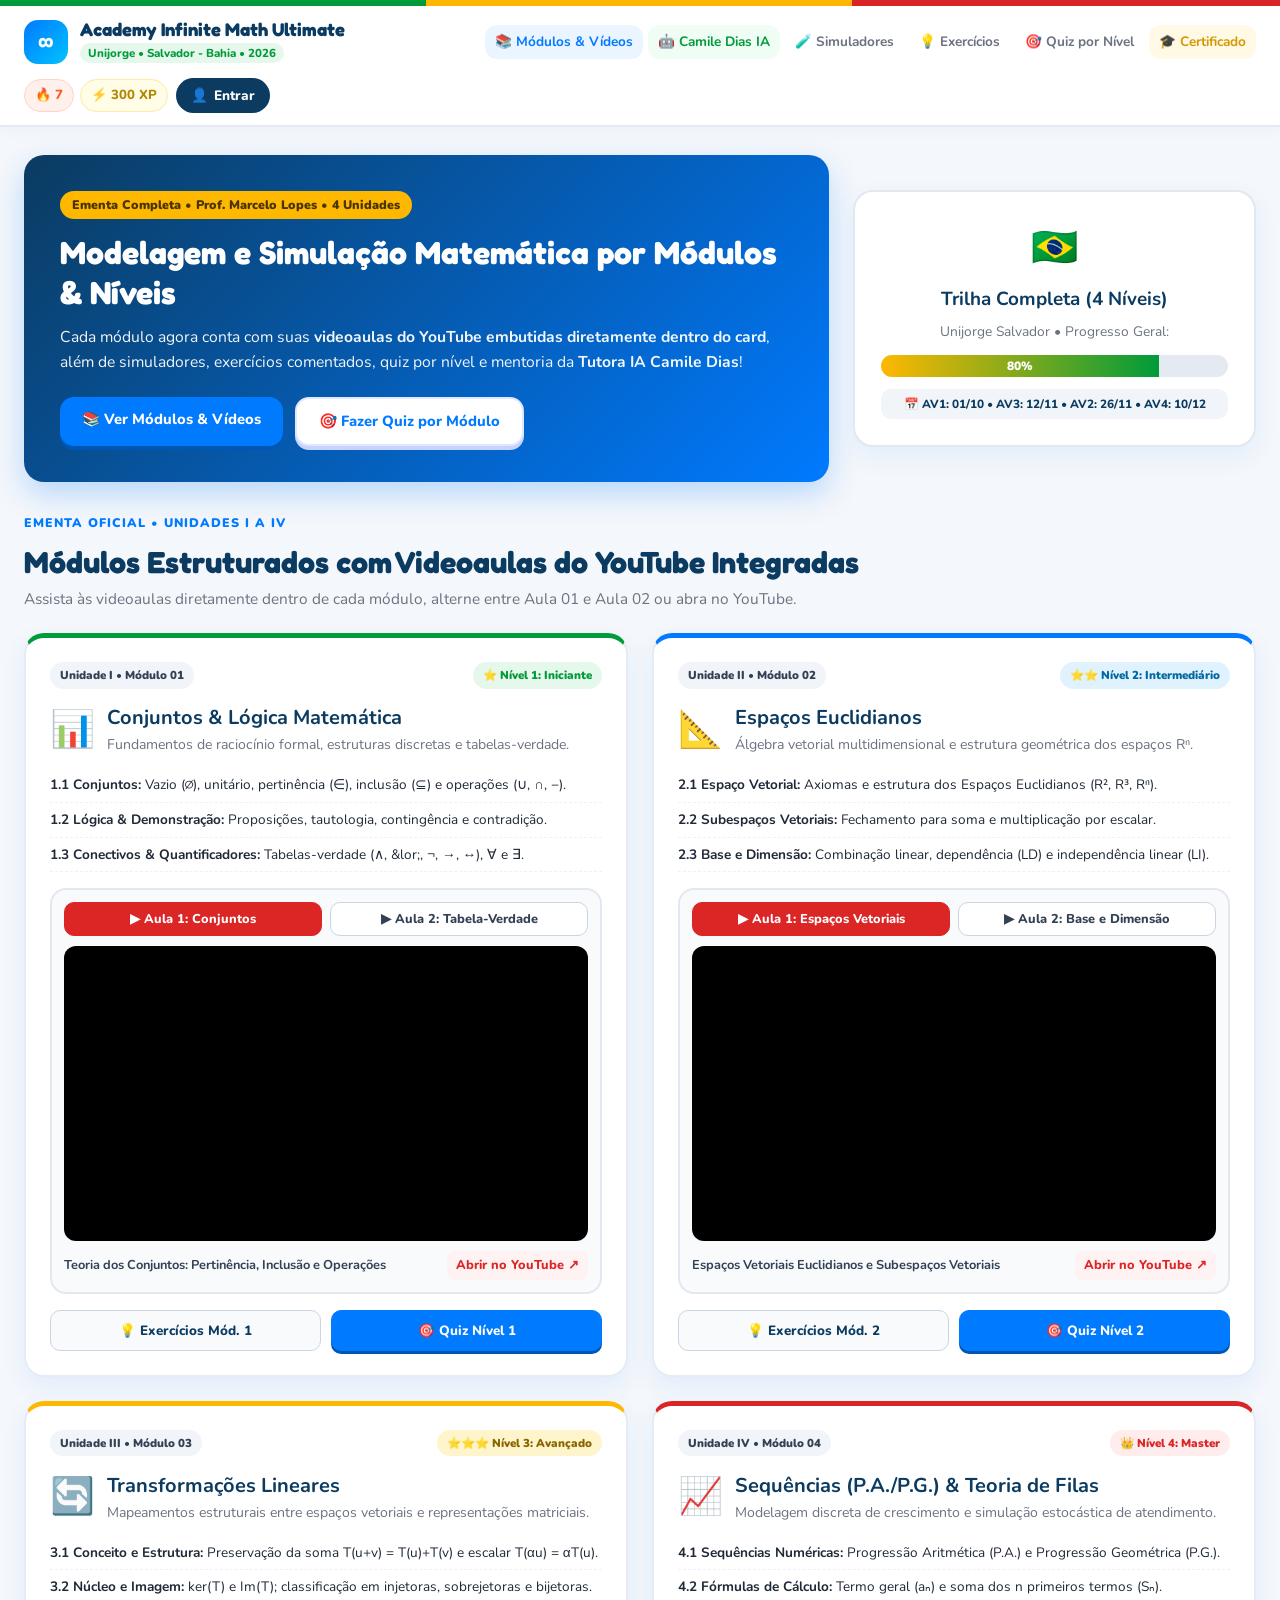
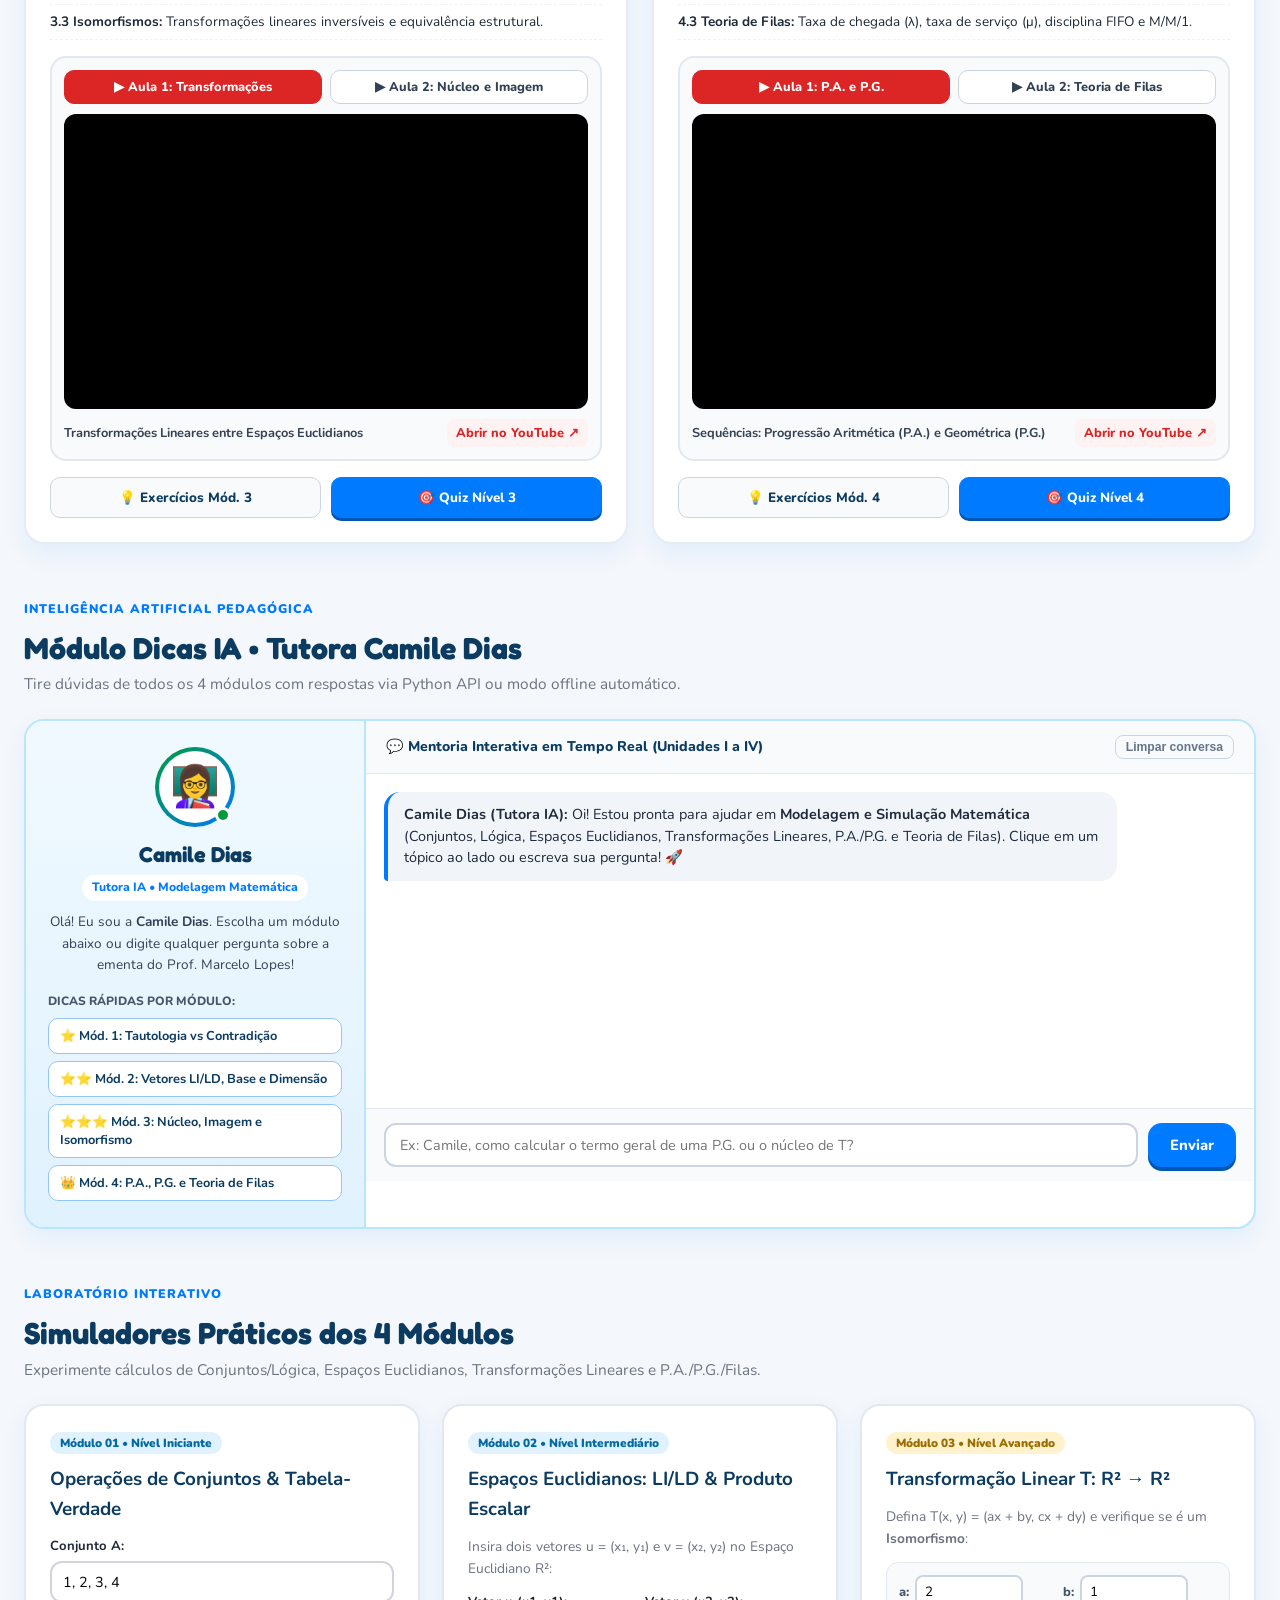
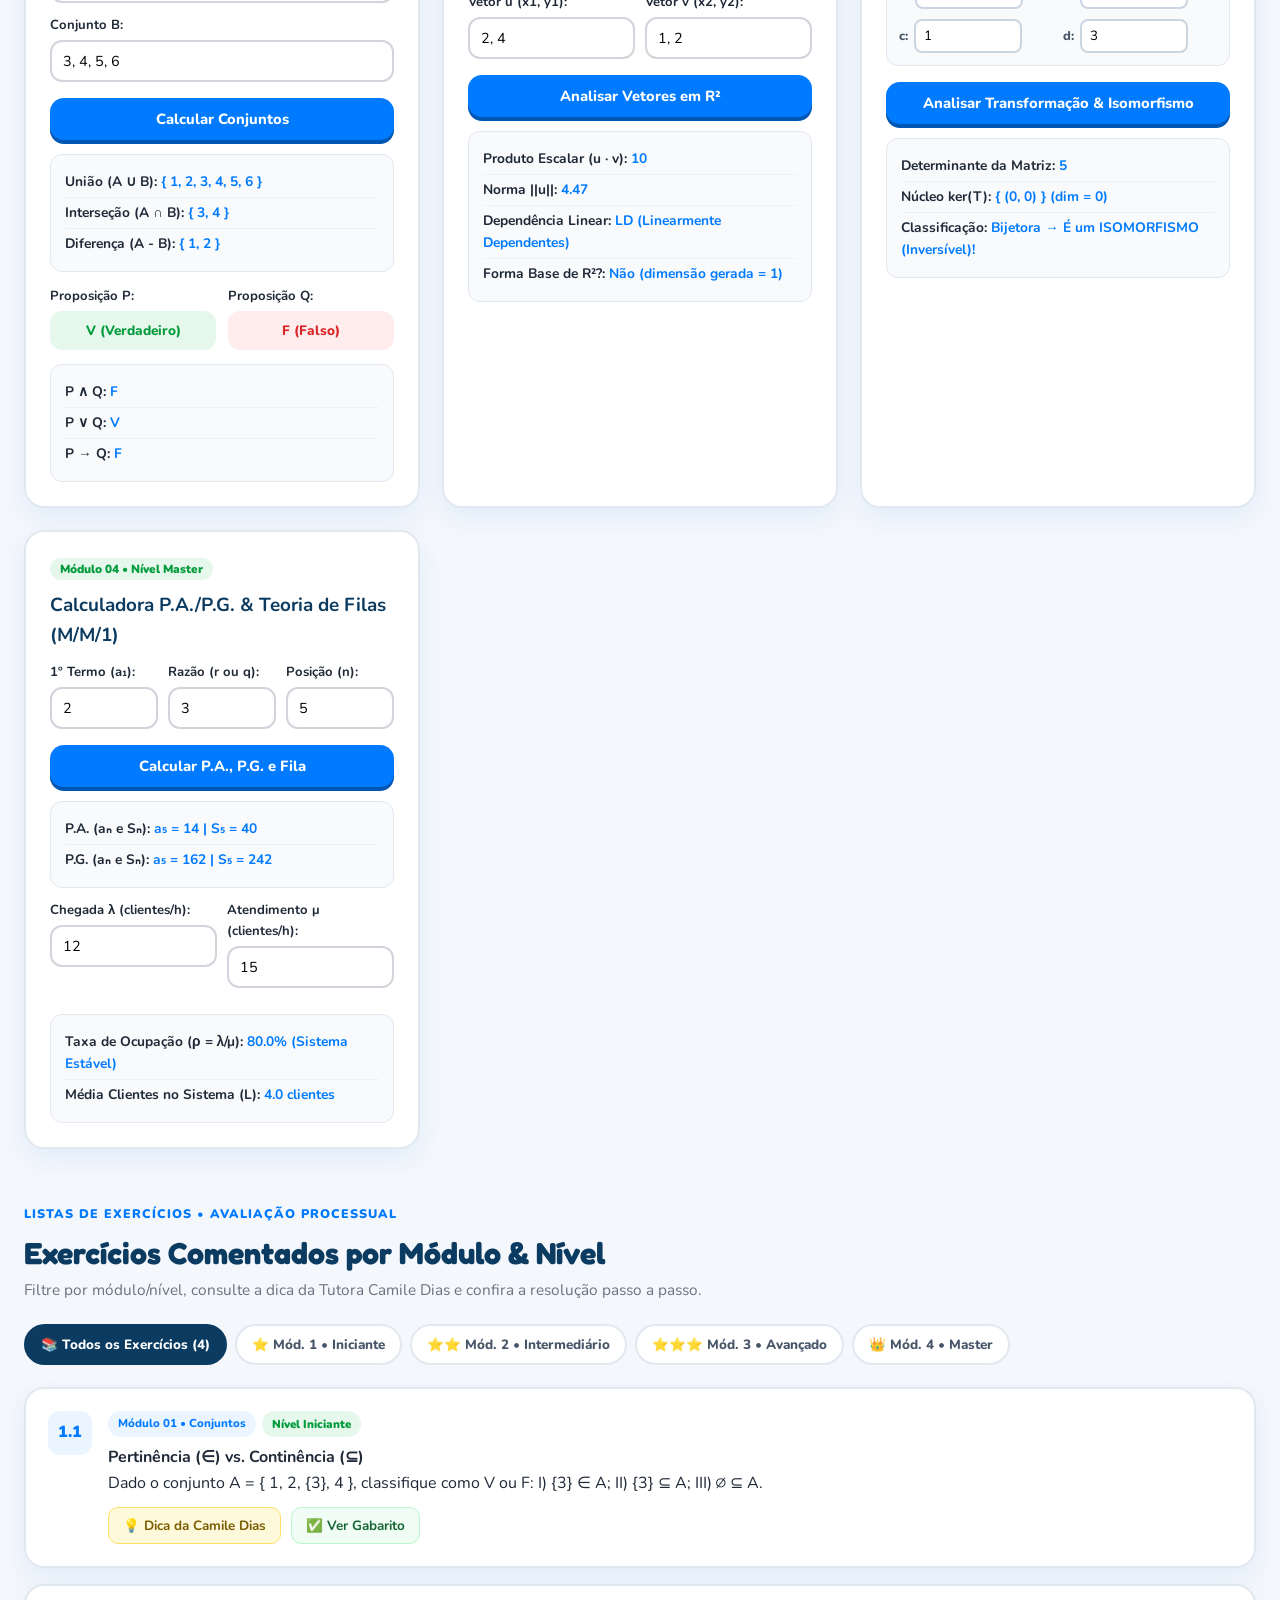
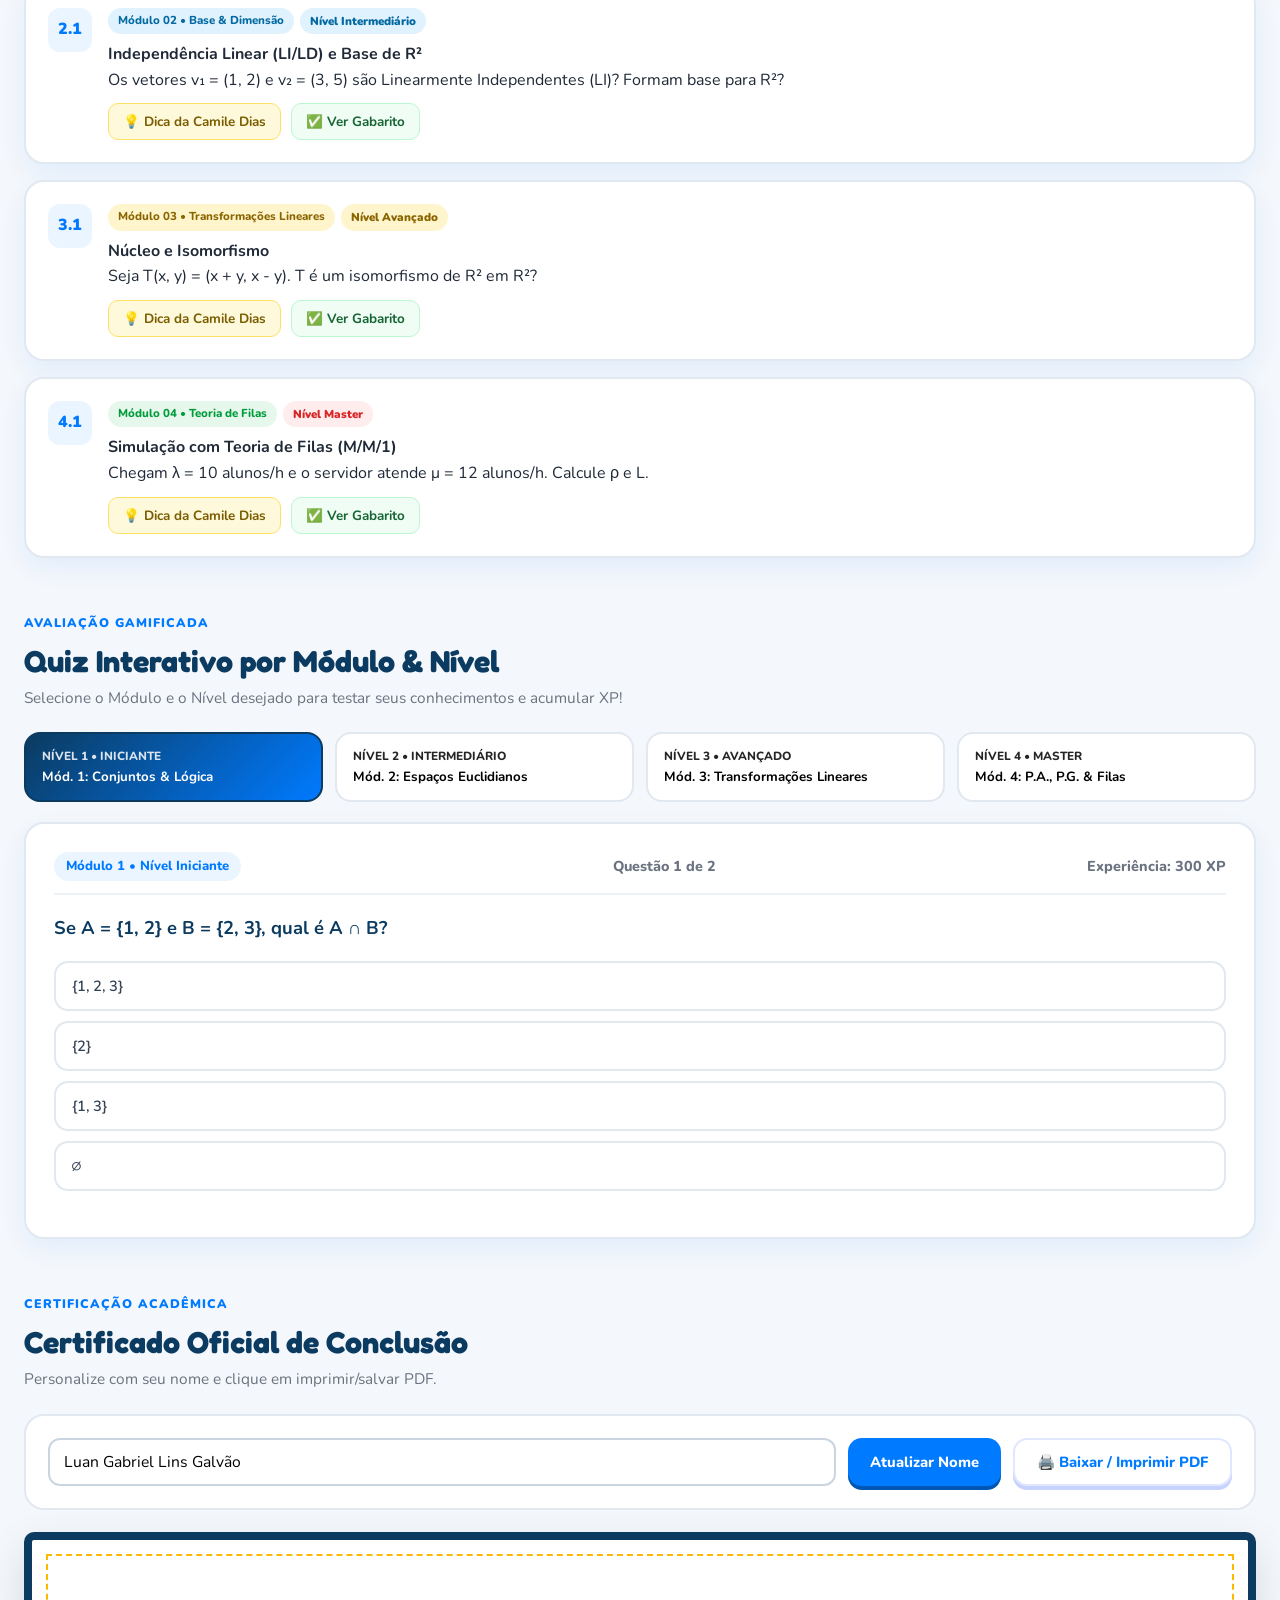
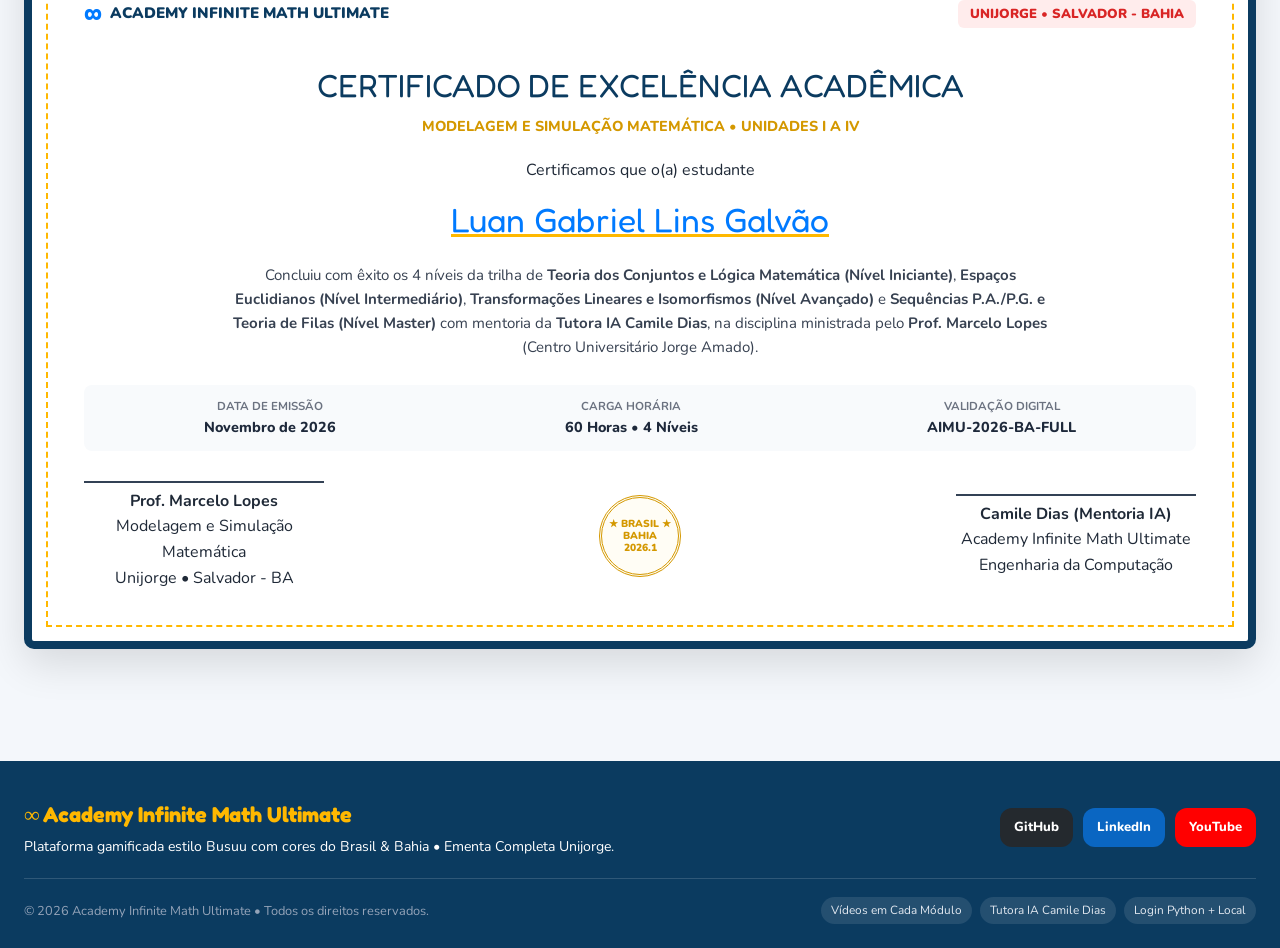
<file: index.html>
<!DOCTYPE html>
<html lang="pt-BR">
<head>
  <meta charset="UTF-8">
  <meta name="viewport" content="width=device-width, initial-scale=1.0">
  <title>Academy Infinite Math Ultimate - Modelagem & Simulação Matemática</title>
  <link rel="stylesheet" href="style.css">
  <link rel="preconnect" href="https://fonts.googleapis.com">
  <link rel="preconnect" href="https://fonts.gstatic.com" crossorigin>
  <link href="https://fonts.googleapis.com/css2?family=Fredoka:wght@400;600;700&family=Nunito:wght@400;600;700;800;900&display=swap" rel="stylesheet">
</head>
<body>
  <div class="top-brazil-bahia-bar"></div>

  <header class="app-header">
    <div class="header-container">
      <div class="brand-box">
        <div class="brand-icon">∞</div>
        <div class="brand-text">
          <h1>Academy Infinite Math Ultimate</h1>
          <span class="sub-badge">Unijorge • Salvador - Bahia • 2026</span>
        </div>
      </div>

      <nav class="nav-links">
        <a href="#modulos" class="nav-item active">📚 Módulos & Vídeos</a>
        <a href="#tutor-ia" class="nav-item tutor-nav-highlight">🤖 Camile Dias IA</a>
        <a href="#lab-simuladores" class="nav-item">🧪 Simuladores</a>
        <a href="#exercicios" class="nav-item">💡 Exercícios</a>
        <a href="#quiz" class="nav-item">🎯 Quiz por Nível</a>
        <a href="#certificado" class="nav-item cert-link">🎓 Certificado</a>
      </nav>

      <div class="user-controls">
        <div class="user-stats">
          <div class="stat-pill streak" title="Ofensiva de estudos">🔥 <span id="streakCount">7</span></div>
          <div class="stat-pill xp" title="Experiência acumulada">⚡ <span id="xpPoints">300</span> XP</div>
        </div>
        <button id="authTriggerBtn" class="btn-login-nav" onclick="openAuthModal()">
          <span id="navUserIcon">👤</span>
          <span id="navUserText">Entrar</span>
        </button>
        <button id="logoutBtn" class="btn-logout-nav hidden" onclick="logoutUser()" title="Sair da conta">Sair</button>
      </div>
    </div>
  </header>

  <!-- Modal de Login e Cadastro -->
  <div id="authModal" class="modal-overlay hidden" onclick="closeAuthModalOutside(event)">
    <div class="modal-card">
      <button class="modal-close" onclick="closeAuthModal()" aria-label="Fechar janela">&times;</button>

      <div class="modal-header">
        <div class="modal-logo">∞</div>
        <h2 id="modalTitle">Academy Infinite Math Ultimate</h2>
        <p id="modalSubtitle">Entre para salvar seu progresso por módulo/nível com a Tutora Camile Dias e emitir seu certificado.</p>
      </div>

      <div class="social-auth-group">
        <button type="button" class="btn-social btn-github" onclick="socialLogin('GitHub', 'LuanEngenheiroBA')">
          <svg width="20" height="20" viewBox="0 0 24 24" fill="currentColor"><path d="M12 0C5.37 0 0 5.37 0 12c0 5.31 3.435 9.795 8.205 11.385.6.105.825-.255.825-.57 0-.285-.015-1.23-.015-2.235-3.015.555-3.795-.735-4.035-1.41-.135-.345-.72-1.41-1.23-1.695-.42-.225-1.02-.78-.015-.795.945-.015 1.62.87 1.845 1.23 1.08 1.815 2.805 1.305 3.495.99.105-.78.42-1.305.765-1.605-2.67-.3-5.46-1.335-5.46-5.925 0-1.305.465-2.385 1.23-3.225-.12-.3-.54-1.53.12-3.18 0 0 1.005-.315 3.3 1.23.96-.27 1.98-.405 3-.405s2.04.135 3 .405c2.295-1.56 3.3-1.23 3.3-1.23.66 1.65.24 2.88.12 3.18.765.84 1.23 1.905 1.23 3.225 0 4.605-2.805 5.625-5.475 5.925.435.375.81 1.095.81 2.22 0 1.605-.015 2.895-.015 3.3 0 .315.225.69.825.57A12.02 12.02 0 0024 12c0-6.63-5.37-12-12-12z"/></svg>
          Continuar com GitHub
        </button>

        <button type="button" class="btn-social btn-google" onclick="socialLogin('Google', 'Luan Gabriel Lins Galvão')">
          <svg width="20" height="20" viewBox="0 0 24 24"><path fill="#EA4335" d="M12 5c1.617 0 3.077.556 4.223 1.648l3.168-3.168C17.477 1.694 14.977.667 12 .667 7.573.667 3.743 3.204 1.883 6.91l3.69 2.863C6.447 7.152 8.993 5 12 5z"/><path fill="#4285F4" d="M23.49 12.275c0-.85-.075-1.675-.215-2.475H12v4.685h6.445c-.28 1.495-1.125 2.765-2.395 3.615l3.875 3.005c2.265-2.085 3.565-5.16 3.565-8.83z"/><path fill="#FBBC05" d="M5.573 14.227A7.19 7.19 0 0 1 5.195 12c0-.775.135-1.525.378-2.227L1.883 6.91A11.96 11.96 0 0 0 .667 12c0 1.935.465 3.765 1.216 5.09l3.69-2.863z"/><path fill="#34A853" d="M12 23.333c3.24 0 5.955-1.075 7.94-2.908l-3.875-3.005c-1.075.72-2.45 1.147-4.065 1.147-3.007 0-5.553-2.152-6.427-4.773l-3.69 2.863C3.743 20.796 7.573 23.333 12 23.333z"/></svg>
          Continuar com Google
        </button>

        <button type="button" class="btn-social btn-linkedin" onclick="socialLogin('LinkedIn', 'Luan Gabriel Lins Galvão')">
          <svg width="20" height="20" viewBox="0 0 24 24" fill="currentColor"><path d="M19 0h-14c-2.761 0-5 2.239-5 5v14c0 2.761 2.239 5 5 5h14c2.762 0 5-2.239 5-5v-14c0-2.761-2.238-5-5-5zm-11 19h-3v-11h3v11zm-1.5-12.268c-.966 0-1.75-.79-1.75-1.764s.784-1.764 1.75-1.764 1.75.79 1.75 1.764-.783 1.764-1.75 1.764zm13.5 12.268h-3v-5.604c0-3.368-4-3.113-4 0v5.604h-3v-11h3v1.765c1.396-2.586 7-2.777 7 2.476v6.759z"/></svg>
          Continuar com LinkedIn
        </button>

        <button type="button" class="btn-social btn-facebook" onclick="socialLogin('Facebook', 'Estudante Unijorge')">
          <svg width="20" height="20" viewBox="0 0 24 24" fill="currentColor"><path d="M22.675 0h-21.35c-.732 0-1.325.593-1.325 1.325v21.351c0 .731.593 1.324 1.325 1.324h11.495v-9.294h-3.128v-3.622h3.128v-2.671c0-3.1 1.893-4.788 4.659-4.788 1.325 0 2.463.099 2.795.143v3.24l-1.918.001c-1.504 0-1.795.715-1.795 1.763v2.313h3.587l-.467 3.622h-3.12v9.293h6.116c.73 0 1.323-.593 1.323-1.325v-21.35c0-.732-.593-1.325-1.325-1.325z"/></svg>
          Continuar com Facebook
        </button>
      </div>

      <div class="auth-divider">
        <span>ou entre com Login e Senha</span>
      </div>

      <form id="authForm" onsubmit="handleCredentialLogin(event)">
        <div id="nameFieldGroup" class="form-group hidden">
          <label for="authName">Nome Completo do Estudante</label>
          <input type="text" id="authName" placeholder="Ex: Luan Gabriel Lins Galvão">
        </div>
        <div class="form-group">
          <label for="authLoginUser">Login (Usuário ou E-mail)</label>
          <input type="text" id="authLoginUser" required value="luan.galvao" placeholder="ex: luan.galvao ou seu@email.com">
        </div>
        <div class="form-group">
          <label for="authPass">Senha</label>
          <input type="password" id="authPass" required value="123" placeholder="••••••••">
        </div>
        <div class="recovery-link-row">
          <button type="button" class="btn-recovery-link" onclick="openRecoveryModal()">
            Esqueci meu e-mail, usuário ou senha
          </button>
        </div>
        <button type="submit" id="authSubmitBtn" class="btn btn-primary btn-full">Entrar com Login e Senha</button>
      </form>

      <div id="authInlineFeedback" class="inline-feedback hidden"></div>

      <div class="auth-switch">
        <span id="authSwitchText">Ainda não possui conta?</span>
        <button type="button" id="authSwitchBtn" onclick="toggleAuthMode()">Criar conta gratuita</button>
      </div>
    </div>
  </div>

  <!-- Modal de Recuperação de E-mail, Usuário e Senha -->
  <div id="recoveryModal" class="modal-overlay hidden" onclick="closeRecoveryOutside(event)">
    <div class="modal-card">
      <button class="modal-close" onclick="closeRecoveryModal()" aria-label="Fechar janela">&times;</button>
      <div class="modal-header">
        <div class="modal-logo">🔑</div>
        <h2>Recuperar E-mail, Usuário e Senha</h2>
        <p>Digite seu nome, usuário ou e-mail cadastrado para visualizar seus dados e redefinir a senha.</p>
      </div>

      <form id="recoveryForm" onsubmit="handleRecoverySubmit(event)">
        <div class="form-group">
          <label for="recIdentifier">Nome, Usuário ou E-mail</label>
          <input type="text" id="recIdentifier" required placeholder="Ex: Luan, luan.galvao ou luan.galvao@unijorge.edu.br">
        </div>
        <div class="form-group">
          <label for="recNewPass">Nova Senha (opcional)</label>
          <input type="password" id="recNewPass" placeholder="Deixe em branco para apenas consultar">
        </div>
        <button type="submit" class="btn btn-primary btn-full">Recuperar / Redefinir Acesso</button>
      </form>

      <div id="recoveryResult" class="results-display hidden"></div>

      <div class="auth-switch">
        <button type="button" onclick="backToLoginFromRecovery()">Voltar para o Login</button>
      </div>
    </div>
  </div>

  <!-- Banner Hero Educativo -->
  <section class="hero-banner">
    <div class="hero-content">
      <div class="hero-badge">Ementa Completa • Prof. Marcelo Lopes • 4 Unidades</div>
      <h2>Modelagem e Simulação Matemática por Módulos & Níveis</h2>
      <p>Cada módulo agora conta com suas <strong>videoaulas do YouTube embutidas diretamente dentro do card</strong>, além de simuladores, exercícios comentados, quiz por nível e mentoria da <strong>Tutora IA Camile Dias</strong>!</p>
      <div class="hero-actions">
        <a href="#modulos" class="btn btn-primary">📚 Ver Módulos & Vídeos</a>
        <a href="#quiz" class="btn btn-secondary">🎯 Fazer Quiz por Módulo</a>
      </div>
    </div>
    <div class="hero-card">
      <div class="card-icon">🇧🇷</div>
      <h3 id="welcomeUserTitle">Trilha Completa (4 Níveis)</h3>
      <p id="welcomeUserSub">Unijorge Salvador • Progresso Geral:</p>
      <div class="progress-bar-container">
        <div class="progress-bar-fill" id="mainProgressFill" style="width: 80%;">80%</div>
      </div>
      <div class="cronograma-mini">
        <span>📅 AV1: 01/10</span> • <span>AV3: 12/11</span> • <span>AV2: 26/11</span> • <span>AV4: 10/12</span>
      </div>
    </div>
  </section>

  <main class="main-container">
    <!-- =====================================================================
         SEÇÃO 1: OS 4 MÓDULOS COM VÍDEOS DO YOUTUBE DENTRO DE CADA MÓDULO
         ===================================================================== -->
    <section id="modulos" class="section-box">
      <div class="section-header">
        <span class="tag-title">Ementa Oficial • Unidades I a IV</span>
        <h2>Módulos Estruturados com Videoaulas do YouTube Integradas</h2>
        <p>Assista às videoaulas diretamente dentro de cada módulo, alterne entre Aula 01 e Aula 02 ou abra no YouTube.</p>
      </div>

      <div class="modules-grid-2">
        <!-- MÓDULO 1 -->
        <article class="module-card level-card-1" id="card-mod1">
          <div class="module-top-row">
            <span class="module-badge">Unidade I • Módulo 01</span>
            <span class="level-pill lvl-1">⭐ Nível 1: Iniciante</span>
          </div>
          <div class="module-title-row">
            <span class="module-icon">📊</span>
            <div>
              <h3>Conjuntos & Lógica Matemática</h3>
              <p class="module-sub">Fundamentos de raciocínio formal, estruturas discretas e tabelas-verdade.</p>
            </div>
          </div>

          <ul class="topic-list">
            <li><strong>1.1 Conjuntos:</strong> Vazio (&empty;), unitário, pertinência (&isin;), inclusão (&sube;) e operações (&cup;, &cap;, &minus;).</li>
            <li><strong>1.2 Lógica & Demonstração:</strong> Proposições, tautologia, contingência e contradição.</li>
            <li><strong>1.3 Conectivos & Quantificadores:</strong> Tabelas-verdade (&and;, &lor;, &not;, &rarr;, &harr;), &forall; e &exist;.</li>
          </ul>

          <!-- VÍDEO DENTRO DO MÓDULO 1 -->
          <div class="module-video-box">
            <div class="module-video-tabs">
              <button type="button" class="mv-tab active" onclick="switchModuleVideo('mod1', 0, this)">▶ Aula 1: Conjuntos</button>
              <button type="button" class="mv-tab" onclick="switchModuleVideo('mod1', 1, this)">▶ Aula 2: Tabela-Verdade</button>
            </div>
            <div class="video-wrapper">
              <iframe id="iframe-mod1" src="https://www.youtube.com/embed/n42-R3i43W0?rel=0" title="Videoaula Módulo 1" allow="accelerometer; autoplay; clipboard-write; encrypted-media; gyroscope; picture-in-picture" allowfullscreen></iframe>
            </div>
            <div class="module-video-caption">
              <span id="caption-mod1">Teoria dos Conjuntos: Pertinência, Inclusão e Operações</span>
              <a id="ytlink-mod1" href="https://www.youtube.com/watch?v=n42-R3i43W0" target="_blank" rel="noopener noreferrer">Abrir no YouTube &nearr;</a>
            </div>
          </div>

          <div class="module-footer-btns">
            <button type="button" class="btn-mod-jump" onclick="jumpToSectionWithFilter('exercicios', 'mod1')">💡 Exercícios Mód. 1</button>
            <button type="button" class="btn-mod-jump primary-jump" onclick="jumpToQuizModule('mod1')">🎯 Quiz Nível 1</button>
          </div>
        </article>

        <!-- MÓDULO 2 -->
        <article class="module-card level-card-2" id="card-mod2">
          <div class="module-top-row">
            <span class="module-badge">Unidade II • Módulo 02</span>
            <span class="level-pill lvl-2">⭐⭐ Nível 2: Intermediário</span>
          </div>
          <div class="module-title-row">
            <span class="module-icon">📐</span>
            <div>
              <h3>Espaços Euclidianos</h3>
              <p class="module-sub">Álgebra vetorial multidimensional e estrutura geométrica dos espaços Rⁿ.</p>
            </div>
          </div>

          <ul class="topic-list">
            <li><strong>2.1 Espaço Vetorial:</strong> Axiomas e estrutura dos Espaços Euclidianos (R², R³, Rⁿ).</li>
            <li><strong>2.2 Subespaços Vetoriais:</strong> Fechamento para soma e multiplicação por escalar.</li>
            <li><strong>2.3 Base e Dimensão:</strong> Combinação linear, dependência (LD) e independência linear (LI).</li>
          </ul>

          <!-- VÍDEO DENTRO DO MÓDULO 2 -->
          <div class="module-video-box">
            <div class="module-video-tabs">
              <button type="button" class="mv-tab active" onclick="switchModuleVideo('mod2', 0, this)">▶ Aula 1: Espaços Vetoriais</button>
              <button type="button" class="mv-tab" onclick="switchModuleVideo('mod2', 1, this)">▶ Aula 2: Base e Dimensão</button>
            </div>
            <div class="video-wrapper">
              <iframe id="iframe-mod2" src="https://www.youtube.com/embed/8mve0UoNLTo?rel=0" title="Videoaula Módulo 2" allow="accelerometer; autoplay; clipboard-write; encrypted-media; gyroscope; picture-in-picture" allowfullscreen></iframe>
            </div>
            <div class="module-video-caption">
              <span id="caption-mod2">Espaços Vetoriais Euclidianos e Subespaços Vetoriais</span>
              <a id="ytlink-mod2" href="https://www.youtube.com/watch?v=8mve0UoNLTo" target="_blank" rel="noopener noreferrer">Abrir no YouTube &nearr;</a>
            </div>
          </div>

          <div class="module-footer-btns">
            <button type="button" class="btn-mod-jump" onclick="jumpToSectionWithFilter('exercicios', 'mod2')">💡 Exercícios Mód. 2</button>
            <button type="button" class="btn-mod-jump primary-jump" onclick="jumpToQuizModule('mod2')">🎯 Quiz Nível 2</button>
          </div>
        </article>

        <!-- MÓDULO 3 -->
        <article class="module-card level-card-3" id="card-mod3">
          <div class="module-top-row">
            <span class="module-badge">Unidade III • Módulo 03</span>
            <span class="level-pill lvl-3">⭐⭐⭐ Nível 3: Avançado</span>
          </div>
          <div class="module-title-row">
            <span class="module-icon">🔄</span>
            <div>
              <h3>Transformações Lineares</h3>
              <p class="module-sub">Mapeamentos estruturais entre espaços vetoriais e representações matriciais.</p>
            </div>
          </div>

          <ul class="topic-list">
            <li><strong>3.1 Conceito e Estrutura:</strong> Preservação da soma T(u+v) = T(u)+T(v) e escalar T(αu) = αT(u).</li>
            <li><strong>3.2 Núcleo e Imagem:</strong> ker(T) e Im(T); classificação em injetoras, sobrejetoras e bijetoras.</li>
            <li><strong>3.3 Isomorfismos:</strong> Transformações lineares inversíveis e equivalência estrutural.</li>
          </ul>

          <!-- VÍDEO DENTRO DO MÓDULO 3 -->
          <div class="module-video-box">
            <div class="module-video-tabs">
              <button type="button" class="mv-tab active" onclick="switchModuleVideo('mod3', 0, this)">▶ Aula 1: Transformações</button>
              <button type="button" class="mv-tab" onclick="switchModuleVideo('mod3', 1, this)">▶ Aula 2: Núcleo e Imagem</button>
            </div>
            <div class="video-wrapper">
              <iframe id="iframe-mod3" src="https://www.youtube.com/embed/kYB8IZa5AuE?rel=0" title="Videoaula Módulo 3" allow="accelerometer; autoplay; clipboard-write; encrypted-media; gyroscope; picture-in-picture" allowfullscreen></iframe>
            </div>
            <div class="module-video-caption">
              <span id="caption-mod3">Transformações Lineares entre Espaços Euclidianos</span>
              <a id="ytlink-mod3" href="https://www.youtube.com/watch?v=kYB8IZa5AuE" target="_blank" rel="noopener noreferrer">Abrir no YouTube &nearr;</a>
            </div>
          </div>

          <div class="module-footer-btns">
            <button type="button" class="btn-mod-jump" onclick="jumpToSectionWithFilter('exercicios', 'mod3')">💡 Exercícios Mód. 3</button>
            <button type="button" class="btn-mod-jump primary-jump" onclick="jumpToQuizModule('mod3')">🎯 Quiz Nível 3</button>
          </div>
        </article>

        <!-- MÓDULO 4 -->
        <article class="module-card level-card-4" id="card-mod4">
          <div class="module-top-row">
            <span class="module-badge">Unidade IV • Módulo 04</span>
            <span class="level-pill lvl-4">👑 Nível 4: Master</span>
          </div>
          <div class="module-title-row">
            <span class="module-icon">📈</span>
            <div>
              <h3>Sequências (P.A./P.G.) & Teoria de Filas</h3>
              <p class="module-sub">Modelagem discreta de crescimento e simulação estocástica de atendimento.</p>
            </div>
          </div>

          <ul class="topic-list">
            <li><strong>4.1 Sequências Numéricas:</strong> Progressão Aritmética (P.A.) e Progressão Geométrica (P.G.).</li>
            <li><strong>4.2 Fórmulas de Cálculo:</strong> Termo geral (aₙ) e soma dos n primeiros termos (Sₙ).</li>
            <li><strong>4.3 Teoria de Filas:</strong> Taxa de chegada (λ), taxa de serviço (μ), disciplina FIFO e M/M/1.</li>
          </ul>

          <!-- VÍDEO DENTRO DO MÓDULO 4 -->
          <div class="module-video-box">
            <div class="module-video-tabs">
              <button type="button" class="mv-tab active" onclick="switchModuleVideo('mod4', 0, this)">▶ Aula 1: P.A. e P.G.</button>
              <button type="button" class="mv-tab" onclick="switchModuleVideo('mod4', 1, this)">▶ Aula 2: Teoria de Filas</button>
            </div>
            <div class="video-wrapper">
              <iframe id="iframe-mod4" src="https://www.youtube.com/embed/V-202g4h8-4?rel=0" title="Videoaula Módulo 4" allow="accelerometer; autoplay; clipboard-write; encrypted-media; gyroscope; picture-in-picture" allowfullscreen></iframe>
            </div>
            <div class="module-video-caption">
              <span id="caption-mod4">Sequências: Progressão Aritmética (P.A.) e Geométrica (P.G.)</span>
              <a id="ytlink-mod4" href="https://www.youtube.com/watch?v=V-202g4h8-4" target="_blank" rel="noopener noreferrer">Abrir no YouTube &nearr;</a>
            </div>
          </div>

          <div class="module-footer-btns">
            <button type="button" class="btn-mod-jump" onclick="jumpToSectionWithFilter('exercicios', 'mod4')">💡 Exercícios Mód. 4</button>
            <button type="button" class="btn-mod-jump primary-jump" onclick="jumpToQuizModule('mod4')">🎯 Quiz Nível 4</button>
          </div>
        </article>
      </div>
    </section>

    <!-- =====================================================================
         SEÇÃO 2: MÓDULO DICAS IA • TUTORA CAMILE DIAS
         ===================================================================== -->
    <section id="tutor-ia" class="section-box">
      <div class="section-header">
        <span class="tag-title">Inteligência Artificial Pedagógica</span>
        <h2>Módulo Dicas IA • Tutora Camile Dias</h2>
        <p>Tire dúvidas de todos os 4 módulos com respostas via Python API ou modo offline automático.</p>
      </div>

      <div class="tutor-ia-card">
        <div class="tutor-profile-pane">
          <div class="tutor-avatar-ring">
            <div class="tutor-avatar">👩‍🏫</div>
            <span class="online-dot" title="Online agora"></span>
          </div>
          <h3>Camile Dias</h3>
          <span class="tutor-role">Tutora IA • Modelagem Matemática</span>
          <p class="tutor-bio">Olá! Eu sou a <strong>Camile Dias</strong>. Escolha um módulo abaixo ou digite qualquer pergunta sobre a ementa do Prof. Marcelo Lopes!</p>

          <div class="quick-prompts">
            <span class="prompts-label">Dicas rápidas por Módulo:</span>
            <button type="button" class="chip-prompt" onclick="askCamilePreset('Módulo 1: Tautologia, Contingência e Contradição')">⭐ Mód. 1: Tautologia vs Contradição</button>
            <button type="button" class="chip-prompt" onclick="askCamilePreset('Módulo 2: Como saber se vetores são LI ou LD e achar a Base?')">⭐⭐ Mód. 2: Vetores LI/LD, Base e Dimensão</button>
            <button type="button" class="chip-prompt" onclick="askCamilePreset('Módulo 3: O que é Núcleo, Imagem e Isomorfismo?')">⭐⭐⭐ Mód. 3: Núcleo, Imagem e Isomorfismo</button>
            <button type="button" class="chip-prompt" onclick="askCamilePreset('Módulo 4: Fórmulas de P.A., P.G. e Teoria de Filas')">👑 Mód. 4: P.A., P.G. e Teoria de Filas</button>
          </div>
        </div>

        <div class="tutor-chat-pane">
          <div class="chat-header-bar">
            <span>💬 Mentoria Interativa em Tempo Real (Unidades I a IV)</span>
            <button type="button" class="btn-clear-chat" onclick="clearCamileChat()">Limpar conversa</button>
          </div>

          <div id="camileChatMessages" class="chat-messages-box">
            <div class="msg-bubble msg-tutor">
              <strong>Camile Dias (Tutora IA):</strong> Oi! Estou pronta para ajudar em <strong>Modelagem e Simulação Matemática</strong> (Conjuntos, Lógica, Espaços Euclidianos, Transformações Lineares, P.A./P.G. e Teoria de Filas). Clique em um tópico ao lado ou escreva sua pergunta! 🚀
            </div>
          </div>

          <form class="chat-input-form" onsubmit="handleCamileSubmit(event)">
            <input type="text" id="camileUserInput" placeholder="Ex: Camile, como calcular o termo geral de uma P.G. ou o núcleo de T?" autocomplete="off">
            <button type="submit" class="btn btn-primary">Enviar</button>
          </form>
        </div>
      </div>
    </section>

    <!-- =====================================================================
         SEÇÃO 3: LABORATÓRIO DE SIMULADORES
         ===================================================================== -->
    <section id="lab-simuladores" class="section-box">
      <div class="section-header">
        <span class="tag-title">Laboratório Interativo</span>
        <h2>Simuladores Práticos dos 4 Módulos</h2>
        <p>Experimente cálculos de Conjuntos/Lógica, Espaços Euclidianos, Transformações Lineares e P.A./P.G./Filas.</p>
      </div>

      <div class="simulators-wrapper">
        <!-- Simulador Módulo 1 -->
        <div class="sim-card">
          <div class="sim-header">
            <span class="sim-badge">Módulo 01 • Nível Iniciante</span>
            <h3>Operações de Conjuntos & Tabela-Verdade</h3>
          </div>
          <div class="sim-body">
            <div class="input-group">
              <label for="setA">Conjunto A:</label>
              <input type="text" id="setA" value="1, 2, 3, 4">
            </div>
            <div class="input-group">
              <label for="setB">Conjunto B:</label>
              <input type="text" id="setB" value="3, 4, 5, 6">
            </div>
            <button type="button" class="btn btn-primary btn-calc" onclick="calculateSets()">Calcular Conjuntos</button>

            <div class="results-display">
              <div class="result-row"><strong>União (A &cup; B):</strong> <span id="resUnion">{ 1, 2, 3, 4, 5, 6 }</span></div>
              <div class="result-row"><strong>Interseção (A &cap; B):</strong> <span id="resIntersection">{ 3, 4 }</span></div>
              <div class="result-row"><strong>Diferença (A - B):</strong> <span id="resDiffAB">{ 1, 2 }</span></div>
            </div>

            <div class="toggle-row" style="margin-top: 14px;">
              <div class="toggle-item">
                <span>Proposição P:</span>
                <button type="button" id="toggleP" class="btn-toggle true-val" onclick="toggleVal('P')">V (Verdadeiro)</button>
              </div>
              <div class="toggle-item">
                <span>Proposição Q:</span>
                <button type="button" id="toggleQ" class="btn-toggle false-val" onclick="toggleVal('Q')">F (Falso)</button>
              </div>
            </div>
            <div class="results-display" id="logicQuickRes"></div>
          </div>
        </div>

        <!-- Simulador Módulo 2 -->
        <div class="sim-card">
          <div class="sim-header">
            <span class="sim-badge">Módulo 02 • Nível Intermediário</span>
            <h3>Espaços Euclidianos: LI/LD & Produto Escalar</h3>
          </div>
          <div class="sim-body">
            <p class="sim-desc">Insira dois vetores u = (x₁, y₁) e v = (x₂, y₂) no Espaço Euclidiano R²:</p>
            <div class="dual-input-row">
              <div class="input-group">
                <label for="vecU">Vetor u (x1, y1):</label>
                <input type="text" id="vecU" value="2, 4">
              </div>
              <div class="input-group">
                <label for="vecV">Vetor v (x2, y2):</label>
                <input type="text" id="vecV" value="1, 2">
              </div>
            </div>
            <button type="button" class="btn btn-primary btn-calc" onclick="calculateEuclidean()">Analisar Vetores em R²</button>

            <div class="results-display" id="euclideanResult">
              <div class="result-row"><strong>Produto Escalar (u &middot; v):</strong> <span id="resDot">10</span></div>
              <div class="result-row"><strong>Norma ||u||:</strong> <span id="resNormU">4.47</span></div>
              <div class="result-row"><strong>Dependência Linear:</strong> <span id="resLILD">LD (Linearmente Dependentes)</span></div>
              <div class="result-row"><strong>Forma Base de R²?:</strong> <span id="resIsBasis">Não (dimensão gerada = 1)</span></div>
            </div>
          </div>
        </div>

        <!-- Simulador Módulo 3 -->
        <div class="sim-card">
          <div class="sim-header">
            <span class="sim-badge badge-alt">Módulo 03 • Nível Avançado</span>
            <h3>Transformação Linear T: R² &rarr; R²</h3>
          </div>
          <div class="sim-body">
            <p class="sim-desc">Defina T(x, y) = (ax + by, cx + dy) e verifique se é um <strong>Isomorfismo</strong>:</p>
            <div class="matrix-grid-inputs">
              <div><label>a:</label><input type="number" id="matA" value="2"></div>
              <div><label>b:</label><input type="number" id="matB" value="1"></div>
              <div><label>c:</label><input type="number" id="matC" value="1"></div>
              <div><label>d:</label><input type="number" id="matD" value="3"></div>
            </div>
            <button type="button" class="btn btn-primary btn-calc" onclick="calculateLinearTransform()">Analisar Transformação & Isomorfismo</button>

            <div class="results-display" id="ltResult">
              <div class="result-row"><strong>Determinante da Matriz:</strong> <span id="resDet">5</span></div>
              <div class="result-row"><strong>Núcleo ker(T):</strong> <span id="resKernel">{ (0, 0) } (dim = 0)</span></div>
              <div class="result-row"><strong>Classificação:</strong> <span id="resIso">Bijetora &rarr; É um ISOMORFISMO (Inversível)!</span></div>
            </div>
          </div>
        </div>

        <!-- Simulador Módulo 4 -->
        <div class="sim-card">
          <div class="sim-header">
            <span class="sim-badge badge-green">Módulo 04 • Nível Master</span>
            <h3>Calculadora P.A./P.G. & Teoria de Filas (M/M/1)</h3>
          </div>
          <div class="sim-body">
            <div class="dual-input-row">
              <div class="input-group">
                <label for="seqA1">1º Termo (a₁):</label>
                <input type="number" id="seqA1" value="2">
              </div>
              <div class="input-group">
                <label for="seqR">Razão (r ou q):</label>
                <input type="number" id="seqR" value="3">
              </div>
              <div class="input-group">
                <label for="seqN">Posição (n):</label>
                <input type="number" id="seqN" value="5" min="1" max="50">
              </div>
            </div>
            <button type="button" class="btn btn-primary btn-calc" onclick="calculateSequencesAndQueue()">Calcular P.A., P.G. e Fila</button>

            <div class="results-display">
              <div class="result-row"><strong>P.A. (aₙ e Sₙ):</strong> <span id="resPA">a₅ = 14 | S₅ = 40</span></div>
              <div class="result-row"><strong>P.G. (aₙ e Sₙ):</strong> <span id="resPG">a₅ = 162 | S₅ = 242</span></div>
            </div>

            <div class="dual-input-row" style="margin-top: 12px;">
              <div class="input-group">
                <label for="queueLambda">Chegada &lambda; (clientes/h):</label>
                <input type="number" id="queueLambda" value="12">
              </div>
              <div class="input-group">
                <label for="queueMu">Atendimento &mu; (clientes/h):</label>
                <input type="number" id="queueMu" value="15">
              </div>
            </div>
            <div class="results-display">
              <div class="result-row"><strong>Taxa de Ocupação (&rho; = &lambda;/&mu;):</strong> <span id="resQueueRho">80.0% (Sistema Estável)</span></div>
              <div class="result-row"><strong>Média Clientes no Sistema (L):</strong> <span id="resQueueL">4.0 clientes</span></div>
            </div>
          </div>
        </div>
      </div>
    </section>

    <!-- =====================================================================
         SEÇÃO 4: EXERCÍCIOS COM DICAS POR MÓDULO E NÍVEL
         ===================================================================== -->
    <section id="exercicios" class="section-box">
      <div class="section-header">
        <span class="tag-title">Listas de Exercícios • Avaliação Processual</span>
        <h2>Exercícios Comentados por Módulo & Nível</h2>
        <p>Filtre por módulo/nível, consulte a dica da Tutora Camile Dias e confira a resolução passo a passo.</p>
      </div>

      <div class="filter-tabs" id="exFilterTabs">
        <button type="button" class="filter-tab active" data-filter="all" onclick="filterExercises('all')">📚 Todos os Exercícios (4)</button>
        <button type="button" class="filter-tab" data-filter="mod1" onclick="filterExercises('mod1')">⭐ Mód. 1 • Iniciante</button>
        <button type="button" class="filter-tab" data-filter="mod2" onclick="filterExercises('mod2')">⭐⭐ Mód. 2 • Intermediário</button>
        <button type="button" class="filter-tab" data-filter="mod3" onclick="filterExercises('mod3')">⭐⭐⭐ Mód. 3 • Avançado</button>
        <button type="button" class="filter-tab" data-filter="mod4" onclick="filterExercises('mod4')">👑 Mód. 4 • Master</button>
      </div>

      <div class="exercises-container" id="exercisesListContainer">
        <div class="exercise-item" data-module="mod1">
          <div class="ex-number">1.1</div>
          <div class="ex-content">
            <div class="card-meta-badges">
              <span class="video-chip">Módulo 01 • Conjuntos</span>
              <span class="level-tag lvl-1">Nível Iniciante</span>
            </div>
            <h4>Pertinência (&isin;) vs. Continência (&sube;)</h4>
            <p>Dado o conjunto A = { 1, 2, {3}, 4 }, classifique como V ou F: I) {3} &isin; A; II) {3} &sube; A; III) &empty; &sube; A.</p>
            <div class="ex-actions">
              <button type="button" class="btn btn-hint" onclick="toggleElement('hint_m1_1')">💡 Dica da Camile Dias</button>
              <button type="button" class="btn btn-show-sol" onclick="toggleElement('sol_m1_1')">✅ Ver Gabarito</button>
            </div>
            <div id="hint_m1_1" class="hint-box hidden">
              <strong>Dica:</strong> {3} aparece como elemento direto dentro de A. Para usar &sube;, seria preciso {{3}} &sube; A. O vazio &empty; é subconjunto de todo conjunto.
            </div>
            <div id="sol_m1_1" class="solution-box hidden">
              <strong>Resolução:</strong> I) <strong>V</strong>; II) <strong>F</strong>; III) <strong>V</strong>.
            </div>
          </div>
        </div>

        <div class="exercise-item" data-module="mod2">
          <div class="ex-number">2.1</div>
          <div class="ex-content">
            <div class="card-meta-badges">
              <span class="video-chip chip-blue">Módulo 02 • Base & Dimensão</span>
              <span class="level-tag lvl-2">Nível Intermediário</span>
            </div>
            <h4>Independência Linear (LI/LD) e Base de R²</h4>
            <p>Os vetores v₁ = (1, 2) e v₂ = (3, 5) são Linearmente Independentes (LI)? Formam base para R²?</p>
            <div class="ex-actions">
              <button type="button" class="btn btn-hint" onclick="toggleElement('hint_m2_1')">💡 Dica da Camile Dias</button>
              <button type="button" class="btn btn-show-sol" onclick="toggleElement('sol_m2_1')">✅ Ver Gabarito</button>
            </div>
            <div id="hint_m2_1" class="hint-box hidden">
              <strong>Dica:</strong> Calcule det = (1·5) - (3·2). Se det &ne; 0, são LI e formam base de R².
            </div>
            <div id="sol_m2_1" class="solution-box hidden">
              <strong>Resolução:</strong> det = 5 - 6 = -1 &ne; 0. Logo são <strong>LI</strong> e <strong>formam base de R²</strong>.
            </div>
          </div>
        </div>

        <div class="exercise-item" data-module="mod3">
          <div class="ex-number">3.1</div>
          <div class="ex-content">
            <div class="card-meta-badges">
              <span class="video-chip chip-yellow">Módulo 03 • Transformações Lineares</span>
              <span class="level-tag lvl-3">Nível Avançado</span>
            </div>
            <h4>Núcleo e Isomorfismo</h4>
            <p>Seja T(x, y) = (x + y, x - y). T é um isomorfismo de R² em R²?</p>
            <div class="ex-actions">
              <button type="button" class="btn btn-hint" onclick="toggleElement('hint_m3_1')">💡 Dica da Camile Dias</button>
              <button type="button" class="btn btn-show-sol" onclick="toggleElement('sol_m3_1')">✅ Ver Gabarito</button>
            </div>
            <div id="hint_m3_1" class="hint-box hidden">
              <strong>Dica:</strong> Verifique o determinante da matriz canônica [[1, 1], [1, -1]].
            </div>
            <div id="sol_m3_1" class="solution-box hidden">
              <strong>Resolução:</strong> det = -1 - 1 = -2 &ne; 0. Como ker(T) = {(0,0)}, T é bijetora e inversível: <strong>é um isomorfismo</strong>.
            </div>
          </div>
        </div>

        <div class="exercise-item" data-module="mod4">
          <div class="ex-number">4.1</div>
          <div class="ex-content">
            <div class="card-meta-badges">
              <span class="video-chip chip-green">Módulo 04 • Teoria de Filas</span>
              <span class="level-tag lvl-4">Nível Master</span>
            </div>
            <h4>Simulação com Teoria de Filas (M/M/1)</h4>
            <p>Chegam &lambda; = 10 alunos/h e o servidor atende &mu; = 12 alunos/h. Calcule &rho; e L.</p>
            <div class="ex-actions">
              <button type="button" class="btn btn-hint" onclick="toggleElement('hint_m4_1')">💡 Dica da Camile Dias</button>
              <button type="button" class="btn btn-show-sol" onclick="toggleElement('sol_m4_1')">✅ Ver Gabarito</button>
            </div>
            <div id="hint_m4_1" class="hint-box hidden">
              <strong>Dica:</strong> Use &rho; = &lambda;/&mu; e L = &lambda;/(&mu; - &lambda;).
            </div>
            <div id="sol_m4_1" class="solution-box hidden">
              <strong>Resolução:</strong> &rho; = 10/12 &approx; <strong>83,3%</strong> e L = 10 / (12 - 10) = <strong>5 alunos</strong>.
            </div>
          </div>
        </div>
      </div>
    </section>

    <!-- =====================================================================
         SEÇÃO 5: QUIZ GAMIFICADO POR MÓDULO E NÍVEL
         ===================================================================== -->
    <section id="quiz" class="section-box">
      <div class="section-header">
        <span class="tag-title">Avaliação Gamificada</span>
        <h2>Quiz Interativo por Módulo & Nível</h2>
        <p>Selecione o Módulo e o Nível desejado para testar seus conhecimentos e acumular XP!</p>
      </div>

      <div class="quiz-module-selector">
        <button type="button" class="quiz-mod-btn active" data-qmod="mod1" onclick="selectQuizModule('mod1')">
          <span class="qmod-lvl">Nível 1 • Iniciante</span>
          <strong>Mód. 1: Conjuntos & Lógica</strong>
        </button>
        <button type="button" class="quiz-mod-btn" data-qmod="mod2" onclick="selectQuizModule('mod2')">
          <span class="qmod-lvl">Nível 2 • Intermediário</span>
          <strong>Mód. 2: Espaços Euclidianos</strong>
        </button>
        <button type="button" class="quiz-mod-btn" data-qmod="mod3" onclick="selectQuizModule('mod3')">
          <span class="qmod-lvl">Nível 3 • Avançado</span>
          <strong>Mód. 3: Transformações Lineares</strong>
        </button>
        <button type="button" class="quiz-mod-btn" data-qmod="mod4" onclick="selectQuizModule('mod4')">
          <span class="qmod-lvl">Nível 4 • Master</span>
          <strong>Mód. 4: P.A., P.G. & Filas</strong>
        </button>
      </div>

      <div class="quiz-card-wrapper">
        <div class="quiz-status">
          <span id="quizModuleBadge" class="quiz-active-badge">Módulo 1 • Nível Iniciante</span>
          <span id="quizProgText">Questão 1 de 2</span>
          <span id="scoreText">Experiência: 300 XP</span>
        </div>

        <div id="quizContainer"></div>

        <div id="quizFinished" class="quiz-finished hidden">
          <div class="congrats-icon">🏆</div>
          <h3 id="quizDoneTitle">Módulo Concluído com Sucesso!</h3>
          <p id="quizFinalMsg">Você dominou este nível! Escolha outro módulo acima ou emita seu certificado.</p>
          <div class="quiz-end-actions">
            <a href="#certificado" class="btn btn-primary" onclick="unlockCertificate()">🎓 Emitir Meu Certificado</a>
            <button type="button" class="btn btn-secondary" onclick="restartCurrentModuleQuiz()">🔄 Refazer este Módulo</button>
          </div>
        </div>
      </div>
    </section>

    <!-- =====================================================================
         SEÇÃO 6: CERTIFICADO OFICIAL
         ===================================================================== -->
    <section id="certificado" class="section-box">
      <div class="section-header">
        <span class="tag-title">Certificação Acadêmica</span>
        <h2>Certificado Oficial de Conclusão</h2>
        <p>Personalize com seu nome e clique em imprimir/salvar PDF.</p>
      </div>

      <div class="cert-form-box">
        <div class="cert-input-row">
          <input type="text" id="studentNameInput" placeholder="Digite seu Nome Completo" value="Luan Gabriel Lins Galvão">
          <button type="button" class="btn btn-primary" onclick="updateCertificate()">Atualizar Nome</button>
          <button type="button" class="btn btn-secondary" onclick="window.print()">🖨️ Baixar / Imprimir PDF</button>
        </div>
      </div>

      <div class="certificate-frame" id="printableCert">
        <div class="cert-border-inner">
          <div class="cert-header-logos">
            <div class="cert-logo-left">
              <span class="cert-symbol">∞</span>
              <span class="cert-inst-name">ACADEMY INFINITE MATH ULTIMATE</span>
            </div>
            <div class="cert-logo-right">
              <span class="cert-unijorge-badge">UNIJORGE • SALVADOR - BAHIA</span>
            </div>
          </div>

          <div class="cert-title">CERTIFICADO DE EXCELÊNCIA ACADÊMICA</div>
          <div class="cert-subtitle">MODELAGEM E SIMULAÇÃO MATEMÁTICA • UNIDADES I A IV</div>

          <div class="cert-body-text">Certificamos que o(a) estudante</div>

          <div class="cert-student-name" id="certNameDisplay">Luan Gabriel Lins Galvão</div>

          <div class="cert-description">
            Concluiu com êxito os 4 níveis da trilha de <strong>Teoria dos Conjuntos e Lógica Matemática (Nível Iniciante)</strong>,
            <strong>Espaços Euclidianos (Nível Intermediário)</strong>, <strong>Transformações Lineares e Isomorfismos (Nível Avançado)</strong>
            e <strong>Sequências P.A./P.G. e Teoria de Filas (Nível Master)</strong> com mentoria da <strong>Tutora IA Camile Dias</strong>,
            na disciplina ministrada pelo <strong>Prof. Marcelo Lopes</strong> (Centro Universitário Jorge Amado).
          </div>

          <div class="cert-meta-row">
            <div class="meta-item">
              <span class="meta-label">Data de Emissão</span>
              <span class="meta-val">Novembro de 2026</span>
            </div>
            <div class="meta-item">
              <span class="meta-label">Carga Horária</span>
              <span class="meta-val">60 Horas • 4 Níveis</span>
            </div>
            <div class="meta-item">
              <span class="meta-label">Validação Digital</span>
              <span class="meta-val">AIMU-2026-BA-FULL</span>
            </div>
          </div>

          <div class="cert-signatures">
            <div class="sig-block">
              <div class="sig-line"></div>
              <strong>Prof. Marcelo Lopes</strong>
              <span>Modelagem e Simulação Matemática</span>
              <span>Unijorge • Salvador - BA</span>
            </div>
            <div class="sig-badge-seal">
              <div class="seal-inner">★ BRASIL ★<br>BAHIA<br>2026.1</div>
            </div>
            <div class="sig-block">
              <div class="sig-line"></div>
              <strong>Camile Dias (Mentoria IA)</strong>
              <span>Academy Infinite Math Ultimate</span>
              <span>Engenharia da Computação</span>
            </div>
          </div>
        </div>
      </div>
    </section>
  </main>

  <footer class="app-footer">
    <div class="footer-container">
      <div class="footer-top">
        <div class="footer-brand">
          <span class="footer-logo">∞ Academy Infinite Math Ultimate</span>
          <p>Plataforma gamificada estilo Busuu com cores do Brasil & Bahia • Ementa Completa Unijorge.</p>
        </div>

        <div class="footer-social-links">
          <a href="https://github.com/LuanEngenheiroBA" target="_blank" rel="noopener noreferrer" class="social-pill github-pill">GitHub</a>
          <a href="https://www.linkedin.com/in/luan-gabriel-lins-galv%C3%A3o" target="_blank" rel="noopener noreferrer" class="social-pill linkedin-pill">LinkedIn</a>
          <a href="https://www.youtube.com" target="_blank" rel="noopener noreferrer" class="social-pill youtube-pill">YouTube</a>
        </div>
      </div>

      <div class="footer-bottom">
        <p>&copy; 2026 Academy Infinite Math Ultimate • Todos os direitos reservados.</p>
        <div class="footer-badges">
          <span>Vídeos em Cada Módulo</span>
          <span>Tutora IA Camile Dias</span>
          <span>Login Python + Local</span>
        </div>
      </div>
    </div>
  </footer>

  <div id="toastNotification" class="toast hidden"></div>

  <script src="script.js"></script>
</body>
</html>
</file>
<file: style.css>
/* ==========================================================================
   ACADEMY INFINITE MATH ULTIMATE - STYLE SHEET COMPLETO
   ========================================================================== */

:root {
  --busuu-blue: #007aff;
  --busuu-blue-dark: #0056b3;
  --busuu-cyan: #00c3ff;
  --busuu-yellow: #ffb800;
  --busuu-yellow-dark: #d49800;
  --busuu-bg: #f4f7fb;
  --busuu-text: #1f2937;
  --busuu-text-muted: #6b7280;

  --br-green: #009b3a;
  --br-green-light: #e6f7ec;
  --ba-red: #d92525;
  --ba-red-light: #ffecec;
  --unijorge-blue: #0b3b60;

  --github-bg: #24292e;
  --linkedin-bg: #0a66c2;
  --facebook-bg: #1877f2;

  --border-radius: 20px;
  --radius-sm: 12px;
  --box-shadow: 0 10px 25px rgba(0, 122, 255, 0.08);
  --box-shadow-hover: 0 16px 32px rgba(0, 122, 255, 0.16);
  --transition-fast: all 0.25s cubic-bezier(0.4, 0, 0.2, 1);
}

* { box-sizing: border-box; margin: 0; padding: 0; }

body {
  font-family: 'Nunito', -apple-system, BlinkMacSystemFont, 'Segoe UI', Roboto, sans-serif;
  background-color: var(--busuu-bg);
  color: var(--busuu-text);
  line-height: 1.6;
  scroll-behavior: smooth;
}

.top-brazil-bahia-bar {
  height: 6px;
  background: linear-gradient(90deg, var(--br-green) 0%, var(--br-green) 33.3%, var(--busuu-yellow) 33.3%, var(--busuu-yellow) 66.6%, var(--ba-red) 66.6%, var(--ba-red) 100%);
  width: 100%;
}

.app-header {
  background-color: #ffffff;
  border-bottom: 2px solid #e5e9f2;
  position: sticky;
  top: 0;
  z-index: 1000;
  box-shadow: 0 4px 15px rgba(0, 0, 0, 0.03);
}

.header-container {
  max-width: 1280px;
  margin: 0 auto;
  padding: 12px 24px;
  display: flex;
  justify-content: space-between;
  align-items: center;
  flex-wrap: wrap;
  gap: 12px;
}

.brand-box { display: flex; align-items: center; gap: 12px; }

.brand-icon {
  width: 44px;
  height: 44px;
  background: linear-gradient(135deg, var(--busuu-blue), var(--busuu-cyan));
  color: white;
  border-radius: 14px;
  display: flex;
  align-items: center;
  justify-content: center;
  font-size: 26px;
  font-weight: 900;
}

.brand-text h1 { font-family: 'Fredoka', cursive; font-size: 1.15rem; color: var(--unijorge-blue); line-height: 1.2; }

.sub-badge {
  font-size: 0.72rem;
  background-color: var(--br-green-light);
  color: var(--br-green);
  font-weight: 800;
  padding: 2px 8px;
  border-radius: 20px;
}

.nav-links { display: flex; gap: 5px; flex-wrap: wrap; }

.nav-item {
  text-decoration: none;
  font-weight: 700;
  font-size: 0.85rem;
  color: var(--busuu-text-muted);
  padding: 6px 10px;
  border-radius: var(--radius-sm);
  transition: var(--transition-fast);
}
.nav-item:hover, .nav-item.active { background-color: #ebf5ff; color: var(--busuu-blue); }
.tutor-nav-highlight { background-color: #f0fdf4; color: var(--br-green); }
.cert-link { background-color: #fff9e6; color: var(--busuu-yellow-dark); }

.user-controls { display: flex; align-items: center; gap: 8px; }
.user-stats { display: flex; gap: 6px; }

.stat-pill {
  font-weight: 800;
  font-size: 0.82rem;
  padding: 5px 10px;
  border-radius: 30px;
  display: flex;
  align-items: center;
  gap: 4px;
}
.stat-pill.streak { background-color: #fff0eb; color: #ff5722; border: 1px solid #ffd4c4; }
.stat-pill.xp { background-color: #fffde6; color: #b38600; border: 1px solid #ffeaa8; }

.btn-login-nav {
  background-color: var(--unijorge-blue);
  color: white;
  border: none;
  padding: 8px 15px;
  border-radius: 30px;
  font-family: inherit;
  font-weight: 800;
  font-size: 0.85rem;
  cursor: pointer;
  display: flex;
  align-items: center;
  gap: 6px;
}
.btn-login-nav.logged-in { background-color: var(--br-green); }

.btn-logout-nav {
  background-color: var(--ba-red-light);
  color: var(--ba-red);
  border: 1px solid #fecaca;
  padding: 7px 12px;
  border-radius: 30px;
  font-family: inherit;
  font-weight: 800;
  font-size: 0.8rem;
  cursor: pointer;
}

/* Modal */
.modal-overlay {
  position: fixed;
  top: 0; left: 0; width: 100%; height: 100%;
  background: rgba(11, 59, 96, 0.65);
  backdrop-filter: blur(5px);
  display: flex;
  align-items: center;
  justify-content: center;
  z-index: 2000;
  padding: 16px;
}

.modal-card {
  background: #ffffff;
  width: 100%;
  max-width: 440px;
  max-height: 92vh;
  overflow-y: auto;
  border-radius: 24px;
  padding: 28px;
  position: relative;
  box-shadow: 0 25px 50px rgba(0, 0, 0, 0.25);
  border: 2px solid #e2e8f0;
}

.modal-close {
  position: absolute;
  top: 16px; right: 18px;
  background: #f1f5f9;
  border: none;
  width: 32px; height: 32px;
  border-radius: 50%;
  font-size: 1.4rem;
  color: #64748b;
  cursor: pointer;
}

.modal-header { text-align: center; margin-bottom: 18px; }
.modal-logo {
  width: 48px; height: 48px; margin: 0 auto 10px;
  background: linear-gradient(135deg, var(--busuu-blue), var(--busuu-cyan));
  color: white; border-radius: 14px;
  display: flex; align-items: center; justify-content: center;
  font-size: 28px; font-weight: 900;
}
.modal-header h2 { font-family: 'Fredoka', cursive; font-size: 1.4rem; color: var(--unijorge-blue); margin-bottom: 4px; }
.modal-header p { font-size: 0.85rem; color: var(--busuu-text-muted); }

.social-auth-group { display: flex; flex-direction: column; gap: 8px; margin-bottom: 14px; }
.btn-social {
  width: 100%; padding: 10px 14px; border-radius: 12px;
  font-family: inherit; font-weight: 800; font-size: 0.9rem;
  cursor: pointer; display: flex; align-items: center; justify-content: center; gap: 10px;
  border: 2px solid transparent;
}
.btn-github { background-color: var(--github-bg); color: #ffffff; }
.btn-google { background-color: #ffffff; color: #374151; border-color: #d1d5db; }
.btn-linkedin { background-color: var(--linkedin-bg); color: #ffffff; }
.btn-facebook { background-color: var(--facebook-bg); color: #ffffff; }

.auth-divider { display: flex; align-items: center; text-align: center; margin: 12px 0; color: #94a3b8; font-size: 0.78rem; font-weight: 700; }
.auth-divider::before, .auth-divider::after { content: ''; flex: 1; border-bottom: 1px solid #e2e8f0; }
.auth-divider span { padding: 0 10px; }

.form-group { margin-bottom: 11px; }
.form-group label { display: block; font-size: 0.82rem; font-weight: 700; color: #334155; margin-bottom: 4px; }
.form-group input { width: 100%; padding: 9px 12px; border-radius: 10px; border: 2px solid #cbd5e1; font-family: inherit; font-size: 0.92rem; }
.form-group input:focus { border-color: var(--busuu-blue); outline: none; }

.recovery-link-row { display: flex; justify-content: flex-end; margin-bottom: 10px; }
.btn-recovery-link {
  background: none; border: none; color: var(--busuu-blue);
  font-family: inherit; font-weight: 800; font-size: 0.8rem;
  cursor: pointer; text-decoration: underline;
}

.inline-feedback {
  margin-top: 12px; padding: 10px 12px; border-radius: 10px;
  font-size: 0.84rem; font-weight: 700;
  background-color: var(--ba-red-light); color: var(--ba-red);
}

.btn-full { width: 100%; margin-top: 4px; }
.auth-switch { margin-top: 14px; text-align: center; font-size: 0.85rem; color: var(--busuu-text-muted); }
.auth-switch button { background: none; border: none; color: var(--busuu-blue); font-family: inherit; font-weight: 800; cursor: pointer; text-decoration: underline; margin-left: 4px; }

/* Hero */
.hero-banner {
  max-width: 1280px; margin: 28px auto; padding: 0 24px;
  display: grid; grid-template-columns: 2fr 1fr; gap: 24px; align-items: center;
}
.hero-content {
  background: linear-gradient(135deg, #0b3b60, #007aff);
  color: white; padding: 36px; border-radius: var(--border-radius);
  box-shadow: 0 12px 30px rgba(0, 122, 255, 0.25);
}
.hero-badge {
  display: inline-block; background-color: var(--busuu-yellow); color: #4a3400;
  font-weight: 900; font-size: 0.78rem; padding: 4px 12px; border-radius: 20px; margin-bottom: 14px;
}
.hero-content h2 { font-family: 'Fredoka', cursive; font-size: 2rem; line-height: 1.25; margin-bottom: 12px; }
.hero-content p { font-size: 0.98rem; opacity: 0.95; margin-bottom: 22px; }
.hero-actions { display: flex; gap: 12px; flex-wrap: wrap; }

.hero-card {
  background-color: white; padding: 26px; border-radius: var(--border-radius);
  border: 2px solid #e2e8f0; box-shadow: var(--box-shadow); text-align: center;
}
.card-icon { font-size: 38px; margin-bottom: 6px; }
.hero-card h3 { font-size: 1.18rem; margin-bottom: 6px; color: var(--unijorge-blue); }
.hero-card p { font-size: 0.86rem; color: var(--busuu-text-muted); margin-bottom: 12px; }
.progress-bar-container { height: 22px; background-color: #e5e9f2; border-radius: 30px; overflow: hidden; margin-bottom: 12px; }
.progress-bar-fill {
  background: linear-gradient(90deg, var(--busuu-yellow), var(--br-green));
  height: 100%; color: white; font-size: 0.75rem; font-weight: 900; line-height: 22px; text-align: center;
}
.cronograma-mini { font-size: 0.74rem; font-weight: 800; color: var(--unijorge-blue); background-color: #f1f5f9; padding: 6px 10px; border-radius: 10px; }

.btn {
  display: inline-block; font-family: 'Nunito', sans-serif; font-weight: 800; font-size: 0.92rem;
  text-decoration: none; padding: 11px 22px; border-radius: 14px; cursor: pointer; border: none; text-align: center;
}
.btn-primary { background-color: var(--busuu-blue); color: white; box-shadow: 0 4px 0 var(--busuu-blue-dark); }
.btn-secondary { background-color: #ffffff; color: var(--busuu-blue); border: 2px solid #e0e7ff; box-shadow: 0 4px 0 #c7d2fe; }

/* Módulos com Vídeo Dentro */
.main-container { max-width: 1280px; margin: 0 auto; padding: 0 24px 60px; }
.section-box { margin-bottom: 52px; scroll-margin-top: 88px; }
.section-header { margin-bottom: 22px; }
.tag-title { text-transform: uppercase; color: var(--busuu-blue); font-weight: 900; font-size: 0.78rem; letter-spacing: 1px; }
.section-header h2 { font-family: 'Fredoka', cursive; font-size: 1.9rem; color: var(--unijorge-blue); margin-top: 2px; }
.section-header p { color: var(--busuu-text-muted); font-size: 0.96rem; }

.modules-grid-2 {
  display: grid;
  grid-template-columns: repeat(auto-fit, minmax(460px, 1fr));
  gap: 24px;
}

.module-card {
  background: white;
  border-radius: var(--border-radius);
  padding: 24px;
  border: 2px solid #e6ebf5;
  box-shadow: var(--box-shadow);
  display: flex;
  flex-direction: column;
}

.level-card-1 { border-top: 5px solid var(--br-green); }
.level-card-2 { border-top: 5px solid var(--busuu-blue); }
.level-card-3 { border-top: 5px solid var(--busuu-yellow); }
.level-card-4 { border-top: 5px solid var(--ba-red); }

.module-top-row { display: flex; justify-content: space-between; align-items: center; gap: 8px; margin-bottom: 12px; }
.module-badge { font-size: 0.72rem; font-weight: 900; padding: 4px 10px; background-color: #f1f5f9; color: #334155; border-radius: 20px; }
.level-pill, .level-tag { font-size: 0.72rem; font-weight: 900; padding: 4px 10px; border-radius: 20px; }
.lvl-1 { background-color: var(--br-green-light); color: var(--br-green); }
.lvl-2 { background-color: #e0f2fe; color: #0369a1; }
.lvl-3 { background-color: #fff5cc; color: #8a6500; }
.lvl-4 { background-color: var(--ba-red-light); color: var(--ba-red); }

.module-title-row { display: flex; align-items: center; gap: 12px; margin-bottom: 10px; }
.module-icon { font-size: 36px; }
.module-card h3 { font-size: 1.25rem; color: var(--unijorge-blue); }
.module-sub { font-size: 0.88rem; color: var(--busuu-text-muted); }

.topic-list { list-style: none; margin-bottom: 16px; }
.topic-list li { font-size: 0.85rem; padding: 6px 0; border-bottom: 1px dashed #eef2f7; }

/* Player do YouTube dentro do módulo */
.module-video-box {
  background: #f8fafc;
  border: 2px solid #e2e8f0;
  border-radius: 16px;
  padding: 12px;
  margin-bottom: 16px;
}

.module-video-tabs { display: flex; gap: 8px; margin-bottom: 10px; flex-wrap: wrap; }
.mv-tab {
  flex: 1;
  background: #ffffff;
  border: 1px solid #cbd5e1;
  color: #334155;
  padding: 7px 10px;
  border-radius: 10px;
  font-family: inherit;
  font-weight: 800;
  font-size: 0.8rem;
  cursor: pointer;
}
.mv-tab.active {
  background: #dc2626;
  border-color: #dc2626;
  color: #ffffff;
}

.video-wrapper { position: relative; padding-bottom: 56.25%; height: 0; border-radius: 12px; overflow: hidden; background: #000; }
.video-wrapper iframe { position: absolute; top: 0; left: 0; width: 100%; height: 100%; border: 0; }

.module-video-caption {
  margin-top: 10px;
  display: flex;
  justify-content: space-between;
  align-items: center;
  gap: 8px;
  flex-wrap: wrap;
  font-size: 0.8rem;
  font-weight: 700;
  color: #334155;
}
.module-video-caption a {
  color: #dc2626;
  text-decoration: none;
  font-weight: 800;
  background: #fef2f2;
  padding: 4px 9px;
  border-radius: 8px;
}

.module-footer-btns { display: grid; grid-template-columns: 1fr 1fr; gap: 10px; margin-top: auto; }
.btn-mod-jump {
  background-color: #f8fafc; border: 1px solid #cbd5e1; color: var(--unijorge-blue);
  padding: 10px 12px; border-radius: 10px; font-family: inherit; font-weight: 800; font-size: 0.84rem; cursor: pointer;
}
.btn-mod-jump.primary-jump {
  background-color: var(--busuu-blue); color: white; border-color: var(--busuu-blue);
  box-shadow: 0 3px 0 var(--busuu-blue-dark);
}

/* Tutora IA */
.tutor-ia-card {
  background: #ffffff; border-radius: var(--border-radius); border: 2px solid #bae6fd;
  box-shadow: var(--box-shadow); display: grid; grid-template-columns: 340px 1fr; overflow: hidden;
}
.tutor-profile-pane {
  background: linear-gradient(180deg, #f0f9ff 0%, #e0f2fe 100%);
  padding: 26px 22px; border-right: 2px solid #bae6fd;
  display: flex; flex-direction: column; align-items: center; text-align: center;
}
.tutor-avatar-ring {
  position: relative; width: 80px; height: 80px; border-radius: 50%;
  background: linear-gradient(135deg, var(--br-green), var(--busuu-blue)); padding: 4px; margin-bottom: 10px;
}
.tutor-avatar { width: 100%; height: 100%; background: #ffffff; border-radius: 50%; display: flex; align-items: center; justify-content: center; font-size: 40px; }
.online-dot { position: absolute; bottom: 4px; right: 4px; width: 16px; height: 16px; background-color: var(--br-green); border: 3px solid white; border-radius: 50%; }
.tutor-profile-pane h3 { font-family: 'Fredoka', cursive; font-size: 1.35rem; color: var(--unijorge-blue); }
.tutor-role { font-size: 0.76rem; font-weight: 800; color: var(--busuu-blue); background: white; padding: 3px 10px; border-radius: 20px; margin: 4px 0 10px; }
.tutor-bio { font-size: 0.85rem; color: #334155; margin-bottom: 16px; }
.quick-prompts { width: 100%; display: flex; flex-direction: column; gap: 7px; text-align: left; }
.prompts-label { font-size: 0.75rem; font-weight: 800; color: #475569; text-transform: uppercase; }
.chip-prompt {
  background: #ffffff; border: 1px solid #93c5fd; color: var(--unijorge-blue);
  padding: 8px 11px; border-radius: 10px; font-family: inherit; font-size: 0.8rem; font-weight: 700; text-align: left; cursor: pointer;
}
.chip-prompt:hover { background: var(--busuu-blue); color: white; }

.tutor-chat-pane { display: flex; flex-direction: column; height: 460px; }
.chat-header-bar { padding: 14px 20px; background-color: #f8fafc; border-bottom: 1px solid #e2e8f0; display: flex; justify-content: space-between; align-items: center; font-weight: 800; font-size: 0.88rem; color: var(--unijorge-blue); }
.btn-clear-chat { background: none; border: 1px solid #cbd5e1; padding: 4px 10px; border-radius: 8px; font-size: 0.76rem; font-weight: 700; color: #64748b; cursor: pointer; }
.chat-messages-box { flex-grow: 1; padding: 18px; overflow-y: auto; display: flex; flex-direction: column; gap: 12px; background-color: #ffffff; }
.msg-bubble { max-width: 86%; padding: 12px 16px; border-radius: 16px; font-size: 0.9rem; line-height: 1.5; }
.msg-tutor { align-self: flex-start; background-color: #f1f5f9; color: #1e293b; border-bottom-left-radius: 4px; border-left: 4px solid var(--busuu-blue); }
.msg-user { align-self: flex-end; background-color: var(--busuu-blue); color: white; border-bottom-right-radius: 4px; }
.chat-input-form { padding: 14px 18px; border-top: 1px solid #e2e8f0; background-color: #f8fafc; display: flex; gap: 10px; }
.chat-input-form input { flex-grow: 1; padding: 10px 14px; border-radius: 12px; border: 2px solid #cbd5e1; font-family: inherit; font-size: 0.9rem; }

/* Simuladores */
.simulators-wrapper { display: grid; grid-template-columns: repeat(auto-fit, minmax(340px, 1fr)); gap: 22px; }
.sim-card { background: white; border-radius: var(--border-radius); padding: 24px; border: 2px solid #e2e8f0; box-shadow: var(--box-shadow); }
.sim-badge { font-size: 0.74rem; font-weight: 900; background-color: #e0f2fe; color: #0369a1; padding: 3px 10px; border-radius: 20px; }
.badge-alt { background-color: #fff2cc; color: #996d00; }
.badge-green { background-color: var(--br-green-light); color: var(--br-green); }
.sim-card h3 { font-size: 1.18rem; color: var(--unijorge-blue); margin: 8px 0 12px; }
.sim-desc { font-size: 0.86rem; color: var(--busuu-text-muted); margin-bottom: 12px; }
.input-group { margin-bottom: 12px; }
.input-group label { display: block; font-weight: 700; font-size: 0.82rem; margin-bottom: 4px; }
.input-group input { width: 100%; padding: 9px 11px; border-radius: var(--radius-sm); border: 2px solid #d1d5db; font-family: inherit; font-size: 0.9rem; }
.dual-input-row { display: flex; gap: 10px; }
.dual-input-row .input-group { flex: 1; }
.matrix-grid-inputs { display: grid; grid-template-columns: 1fr 1fr; gap: 10px; margin-bottom: 12px; background: #f8fafc; padding: 12px; border-radius: 12px; border: 1px solid #e2e8f0; }
.matrix-grid-inputs label { font-size: 0.8rem; font-weight: 800; color: #475569; margin-right: 6px; }
.matrix-grid-inputs input { width: 70%; padding: 6px 8px; border-radius: 8px; border: 2px solid #cbd5e1; font-family: inherit; }
.btn-calc { width: 100%; margin-top: 4px; }
.results-display { background-color: #f8fafc; border-radius: var(--radius-sm); padding: 12px 14px; margin-top: 14px; border: 1px solid #e2e8f0; }
.result-row { font-size: 0.86rem; padding: 4px 0; border-bottom: 1px solid #edf2f7; }
.result-row:last-child { border-bottom: none; }
.result-row span { color: var(--busuu-blue); font-weight: 700; }
.toggle-row { display: flex; gap: 12px; margin-bottom: 10px; }
.toggle-item { flex: 1; display: flex; flex-direction: column; gap: 4px; }
.toggle-item span { font-weight: 700; font-size: 0.82rem; }
.btn-toggle { font-family: inherit; font-weight: 800; font-size: 0.85rem; padding: 8px; border-radius: var(--radius-sm); cursor: pointer; border: 2px solid transparent; }
.btn-toggle.true-val { background-color: var(--br-green-light); color: var(--br-green); }
.btn-toggle.false-val { background-color: var(--ba-red-light); color: var(--ba-red); }

/* Filtros & Exercícios */
.filter-tabs { display: flex; gap: 8px; flex-wrap: wrap; margin-bottom: 22px; }
.filter-tab {
  background-color: #ffffff; border: 2px solid #e2e8f0; color: #475569;
  padding: 9px 15px; border-radius: 30px; font-family: inherit; font-weight: 800; font-size: 0.84rem; cursor: pointer;
}
.filter-tab.active { background-color: var(--unijorge-blue); border-color: var(--unijorge-blue); color: #ffffff; }
.exercises-container { display: flex; flex-direction: column; gap: 16px; }
.exercise-item { background: white; border-radius: var(--border-radius); padding: 22px; border: 2px solid #e2e8f0; display: flex; gap: 16px; box-shadow: var(--box-shadow); }
.ex-number { width: 44px; height: 44px; background-color: #ebf5ff; color: var(--busuu-blue); font-weight: 900; border-radius: 12px; display: flex; align-items: center; justify-content: center; flex-shrink: 0; }
.ex-content { flex-grow: 1; }
.card-meta-badges { display: flex; gap: 6px; flex-wrap: wrap; margin-bottom: 8px; }
.video-chip { font-size: 0.72rem; font-weight: 800; padding: 3px 10px; background-color: #ebf5ff; color: var(--busuu-blue); border-radius: 20px; }
.chip-blue { background-color: #e0f2fe; color: #0369a1; }
.chip-yellow { background-color: #fff5cc; color: #8a6500; }
.chip-green { background-color: var(--br-green-light); color: var(--br-green); }
.ex-actions { display: flex; gap: 10px; flex-wrap: wrap; margin-top: 10px; }
.btn-hint { background-color: #fff9db; color: #7a5d00; border: 1px solid #ffe066; padding: 8px 14px; border-radius: 10px; font-weight: 700; font-size: 0.84rem; cursor: pointer; }
.btn-show-sol { background-color: #f0fdf4; color: #166534; border: 1px solid #bbf7d0; padding: 8px 14px; border-radius: 10px; font-weight: 700; font-size: 0.84rem; cursor: pointer; }
.hint-box, .solution-box { margin-top: 12px; padding: 12px 14px; border-radius: 10px; font-size: 0.88rem; }
.hint-box { background-color: #fffbe6; border-left: 4px solid var(--busuu-yellow); color: #5c4300; }
.solution-box { background-color: #f0fdf4; border-left: 4px solid var(--br-green); color: #14532d; }

/* Quiz */
.quiz-module-selector { display: grid; grid-template-columns: repeat(auto-fit, minmax(220px, 1fr)); gap: 12px; margin-bottom: 20px; }
.quiz-mod-btn { background: white; border: 2px solid #e2e8f0; border-radius: 16px; padding: 14px 16px; text-align: left; font-family: inherit; cursor: pointer; display: flex; flex-direction: column; gap: 4px; }
.quiz-mod-btn.active { background: linear-gradient(135deg, #0b3b60, #007aff); border-color: #0b3b60; color: white; }
.qmod-lvl { font-size: 0.74rem; font-weight: 800; text-transform: uppercase; opacity: 0.85; }
.quiz-card-wrapper { background: white; border-radius: var(--border-radius); padding: 28px; border: 2px solid #e2e8f0; box-shadow: var(--box-shadow); }
.quiz-status { display: flex; justify-content: space-between; align-items: center; flex-wrap: wrap; gap: 10px; font-weight: 800; font-size: 0.9rem; color: var(--busuu-text-muted); margin-bottom: 18px; padding-bottom: 12px; border-bottom: 2px solid #edf2f7; }
.quiz-active-badge { background-color: #ebf5ff; color: var(--busuu-blue); padding: 4px 12px; border-radius: 20px; font-size: 0.82rem; }
.question-text { font-size: 1.15rem; font-weight: 700; color: var(--unijorge-blue); margin-bottom: 18px; }
.answers-list { display: flex; flex-direction: column; gap: 10px; margin-bottom: 18px; }
.answer-btn { background-color: #ffffff; border: 2px solid #e2e8f0; border-radius: 14px; padding: 13px 16px; text-align: left; font-family: inherit; font-size: 0.92rem; font-weight: 600; color: #334155; cursor: pointer; }
.answer-btn.correct { background-color: var(--br-green-light) !important; border-color: var(--br-green) !important; color: #064e3b !important; }
.answer-btn.incorrect { background-color: var(--ba-red-light) !important; border-color: var(--ba-red) !important; color: #7f1d1d !important; }
.quiz-feedback { margin-top: 12px; padding: 12px 16px; border-radius: 12px; font-weight: 700; font-size: 0.9rem; }
.feedback-success { background-color: var(--br-green-light); color: #065f46; }
.feedback-error { background-color: var(--ba-red-light); color: #991b1b; }
.quiz-finished { text-align: center; padding: 30px 16px; }
.congrats-icon { font-size: 56px; margin-bottom: 10px; }
.quiz-end-actions { display: flex; justify-content: center; gap: 12px; margin-top: 20px; flex-wrap: wrap; }

/* Certificado & Rodapé */
.cert-form-box { background: white; padding: 22px; border-radius: var(--border-radius); border: 2px solid #e2e8f0; margin-bottom: 22px; }
.cert-input-row { display: flex; gap: 12px; flex-wrap: wrap; }
.cert-input-row input { flex-grow: 1; padding: 11px 14px; border-radius: 12px; border: 2px solid #cbd5e1; font-size: 0.98rem; font-family: inherit; }
.certificate-frame { background: #ffffff; border: 8px solid #0b3b60; padding: 14px; border-radius: 10px; box-shadow: 0 15px 40px rgba(0,0,0,0.12); }
.cert-border-inner { border: 2px dashed #ffb800; padding: 34px 36px; text-align: center; }
.cert-header-logos { display: flex; justify-content: space-between; align-items: center; margin-bottom: 22px; flex-wrap: wrap; gap: 12px; }
.cert-logo-left { display: flex; align-items: center; gap: 8px; }
.cert-symbol { font-size: 30px; color: var(--busuu-blue); font-weight: 900; }
.cert-inst-name { font-weight: 900; color: var(--unijorge-blue); font-size: 0.95rem; }
.cert-unijorge-badge { background-color: var(--ba-red-light); color: var(--ba-red); font-weight: 900; font-size: 0.82rem; padding: 5px 12px; border-radius: 6px; }
.cert-title { font-family: 'Fredoka', cursive; font-size: 2rem; color: var(--unijorge-blue); margin-bottom: 4px; }
.cert-subtitle { font-size: 0.9rem; color: var(--busuu-yellow-dark); font-weight: 800; margin-bottom: 20px; }
.cert-student-name { font-family: 'Fredoka', cursive; font-size: 2.1rem; color: var(--busuu-blue); margin: 10px 0 16px; text-decoration: underline; text-decoration-color: var(--busuu-yellow); }
.cert-description { font-size: 0.94rem; color: #374151; max-width: 820px; margin: 0 auto 26px; }
.cert-meta-row { display: flex; justify-content: space-around; margin-bottom: 30px; flex-wrap: wrap; gap: 14px; padding: 12px; background-color: #f8fafc; border-radius: 8px; }
.meta-item { display: flex; flex-direction: column; }
.meta-label { font-size: 0.72rem; text-transform: uppercase; color: var(--busuu-text-muted); font-weight: 700; }
.meta-val { font-weight: 800; color: #1e293b; font-size: 0.9rem; }
.cert-signatures { display: flex; justify-content: space-between; align-items: center; flex-wrap: wrap; gap: 18px; }
.sig-block { text-align: center; display: flex; flex-direction: column; width: 240px; }
.sig-line { border-top: 2px solid #334155; margin-bottom: 6px; }
.sig-badge-seal { width: 82px; height: 82px; border: 3px double var(--busuu-yellow-dark); border-radius: 50%; display: flex; align-items: center; justify-content: center; background-color: #fffdf5; }
.seal-inner { font-size: 0.64rem; font-weight: 900; color: var(--busuu-yellow-dark); line-height: 1.2; }

.app-footer { background-color: #0b3b60; color: white; padding: 36px 24px 24px; font-size: 0.88rem; }
.footer-container { max-width: 1280px; margin: 0 auto; }
.footer-top { display: flex; justify-content: space-between; align-items: center; flex-wrap: wrap; gap: 20px; padding-bottom: 20px; border-bottom: 1px solid rgba(255, 255, 255, 0.15); }
.footer-logo { font-family: 'Fredoka', cursive; font-size: 1.35rem; font-weight: 700; color: var(--busuu-yellow); display: block; margin-bottom: 4px; }
.footer-social-links { display: flex; gap: 10px; flex-wrap: wrap; }
.social-pill { display: inline-flex; align-items: center; gap: 7px; padding: 9px 14px; border-radius: 12px; text-decoration: none; font-weight: 800; font-size: 0.82rem; color: white; }
.github-pill { background-color: #24292e; }
.linkedin-pill { background-color: #0a66c2; }
.youtube-pill { background-color: #ff0000; }
.footer-bottom { padding-top: 18px; display: flex; justify-content: space-between; align-items: center; flex-wrap: wrap; gap: 10px; color: #94a3b8; font-size: 0.8rem; }
.footer-badges { display: flex; gap: 8px; flex-wrap: wrap; }
.footer-badges span { background-color: rgba(255, 255, 255, 0.1); padding: 4px 10px; border-radius: 20px; font-size: 0.74rem; color: #e2e8f0; }

.toast {
  position: fixed; bottom: 24px; right: 24px;
  background-color: var(--unijorge-blue); color: white;
  padding: 13px 20px; border-radius: 14px; font-weight: 800; font-size: 0.9rem;
  box-shadow: 0 10px 25px rgba(0, 0, 0, 0.25); border-left: 5px solid var(--busuu-yellow); z-index: 3000;
}

.hidden { display: none !important; }

@media (max-width: 900px) {
  .tutor-ia-card { grid-template-columns: 1fr; }
  .modules-grid-2 { grid-template-columns: 1fr; }
}

@media (max-width: 768px) {
  .hero-banner { grid-template-columns: 1fr; }
}
</file>
